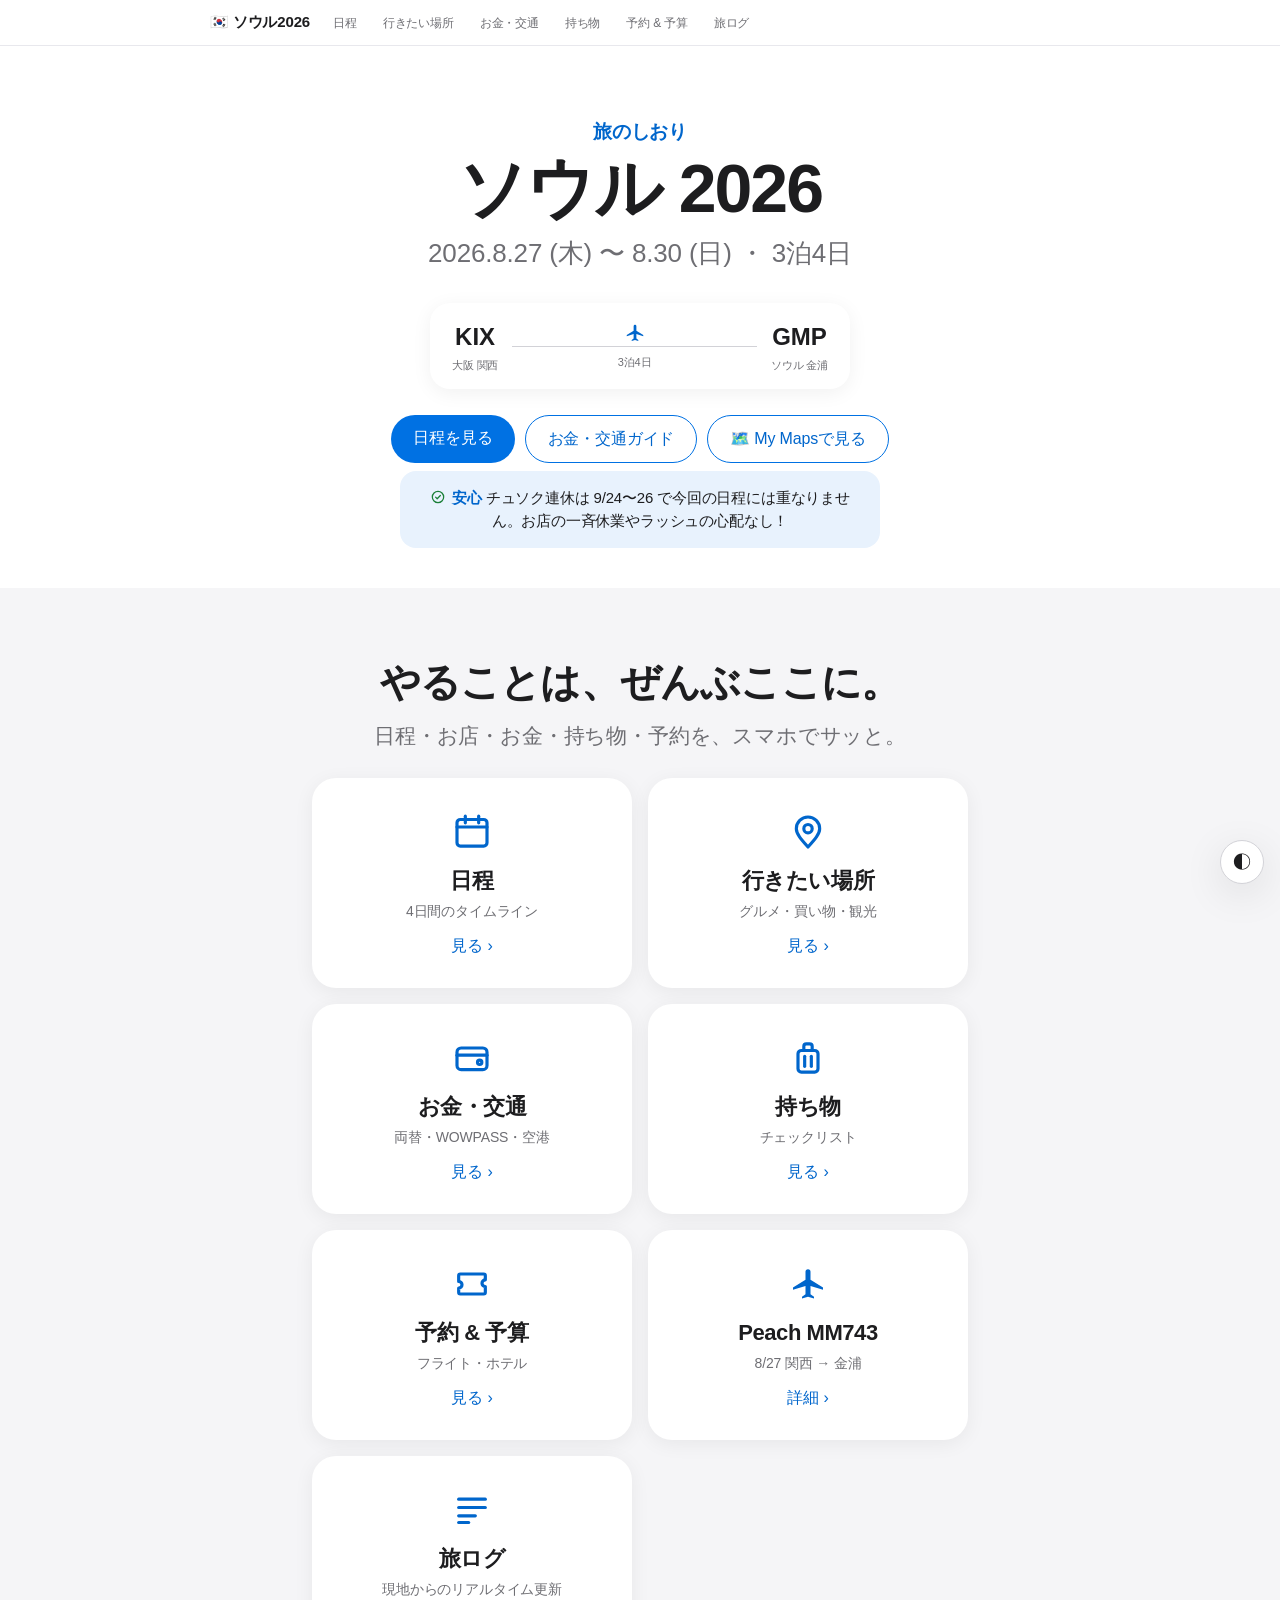
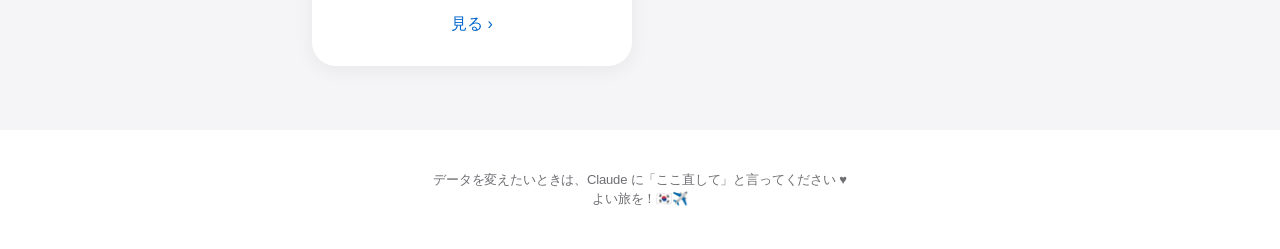
<file: index.html>
<!DOCTYPE html>
<html lang="ja">
<head>
<meta charset="UTF-8" />
<meta name="viewport" content="width=device-width, initial-scale=1" />
<title>ソウル旅のしおり 2026</title>
<link rel="stylesheet" href="css/style.css?v=13" />
<link rel="icon" href="data:image/svg+xml,<svg xmlns='http://www.w3.org/2000/svg' viewBox='0 0 100 100'><text y='.9em' font-size='90'>🧳</text></svg>" />
</head>
<body data-page="index">
<nav class="nav"><div class="nav-inner">
  <a class="home" href="index.html">🇰🇷 ソウル2026</a>
  <a class="item" href="schedule.html">日程</a>
  <a class="item" href="places.html">行きたい場所</a>
  <a class="item" href="guide.html">お金・交通</a>
  <a class="item" href="packing.html">持ち物</a>
  <a class="item" href="booking.html">予約 &amp; 予算</a>
  <a class="item" href="log.html">旅ログ</a>
</div></nav>

<header class="hero wrap">
  <p class="eyebrow">旅のしおり</p>
  <h1 class="big">ソウル 2026</h1>
  <p class="subhead" id="hero-dates"></p>
  <div class="route" aria-label="フライト区間">
    <div class="port"><div class="code">KIX</div><div class="city">大阪 関西</div></div>
    <div class="mid"><div class="ln"></div><span class="pl" data-icon="flight"></span><div class="nights">3泊4日</div></div>
    <div class="port"><div class="code">GMP</div><div class="city">ソウル 金浦</div></div>
  </div>
  <div class="cta-row">
    <a class="btn" href="schedule.html">日程を見る</a>
    <a class="btn ghost" href="guide.html">お金・交通ガイド</a>
    <a class="btn ghost" href="https://www.google.com/maps/d/viewer?mid=12uMAsiohCHTfbqAK3I8pVmQ7qAwvk7g&ll=37.53083521055298%2C126.99211750979475&z=12" target="_blank" rel="noopener">🗺️ My Mapsで見る</a>
  </div>
  <p class="callout" id="hero-note"></p>
</header>

<section class="band alt">
  <div class="wrap center" style="margin-bottom:26px">
    <h2 class="sec-title">やることは、ぜんぶここに。</h2>
    <p class="sec-sub">日程・お店・お金・持ち物・予約を、スマホでサッと。</p>
  </div>
  <div class="wrap">
    <div class="tiles">
      <a class="tile" href="schedule.html"><span class="ic" data-icon="calendar"></span><h3>日程</h3><p>4日間のタイムライン</p><span class="more">見る</span></a>
      <a class="tile" href="places.html"><span class="ic" data-icon="place"></span><h3>行きたい場所</h3><p>グルメ・買い物・観光</p><span class="more">見る</span></a>
      <a class="tile" href="guide.html"><span class="ic" data-icon="payments"></span><h3>お金・交通</h3><p>両替・WOWPASS・空港</p><span class="more">見る</span></a>
      <a class="tile" href="packing.html"><span class="ic" data-icon="luggage"></span><h3>持ち物</h3><p>チェックリスト</p><span class="more">見る</span></a>
      <a class="tile" href="booking.html"><span class="ic" data-icon="ticket"></span><h3>予約 &amp; 予算</h3><p>フライト・ホテル</p><span class="more">見る</span></a>
      <a class="tile" href="booking.html"><span class="ic" data-icon="flight"></span><h3>Peach MM743</h3><p>8/27 関西 → 金浦</p><span class="more">詳細</span></a>
      <a class="tile" href="log.html"><span class="ic" data-icon="log"></span><h3>旅ログ</h3><p>現地からのリアルタイム更新</p><span class="more">見る</span></a>
    </div>
  </div>
</section>

<footer class="foot">データを変えたいときは、Claude に「ここ直して」と言ってください ♥<br>よい旅を！🇰🇷✈️</footer>
<button class="themebtn" id="themebtn" aria-label="ライト/ダーク切り替え" title="テーマ切り替え">◐</button>
<script src="js/data.js?v=13"></script>
<script src="js/icons.js?v=13"></script>
<script src="js/app.js?v=13"></script>
</body>
</html>
</file>
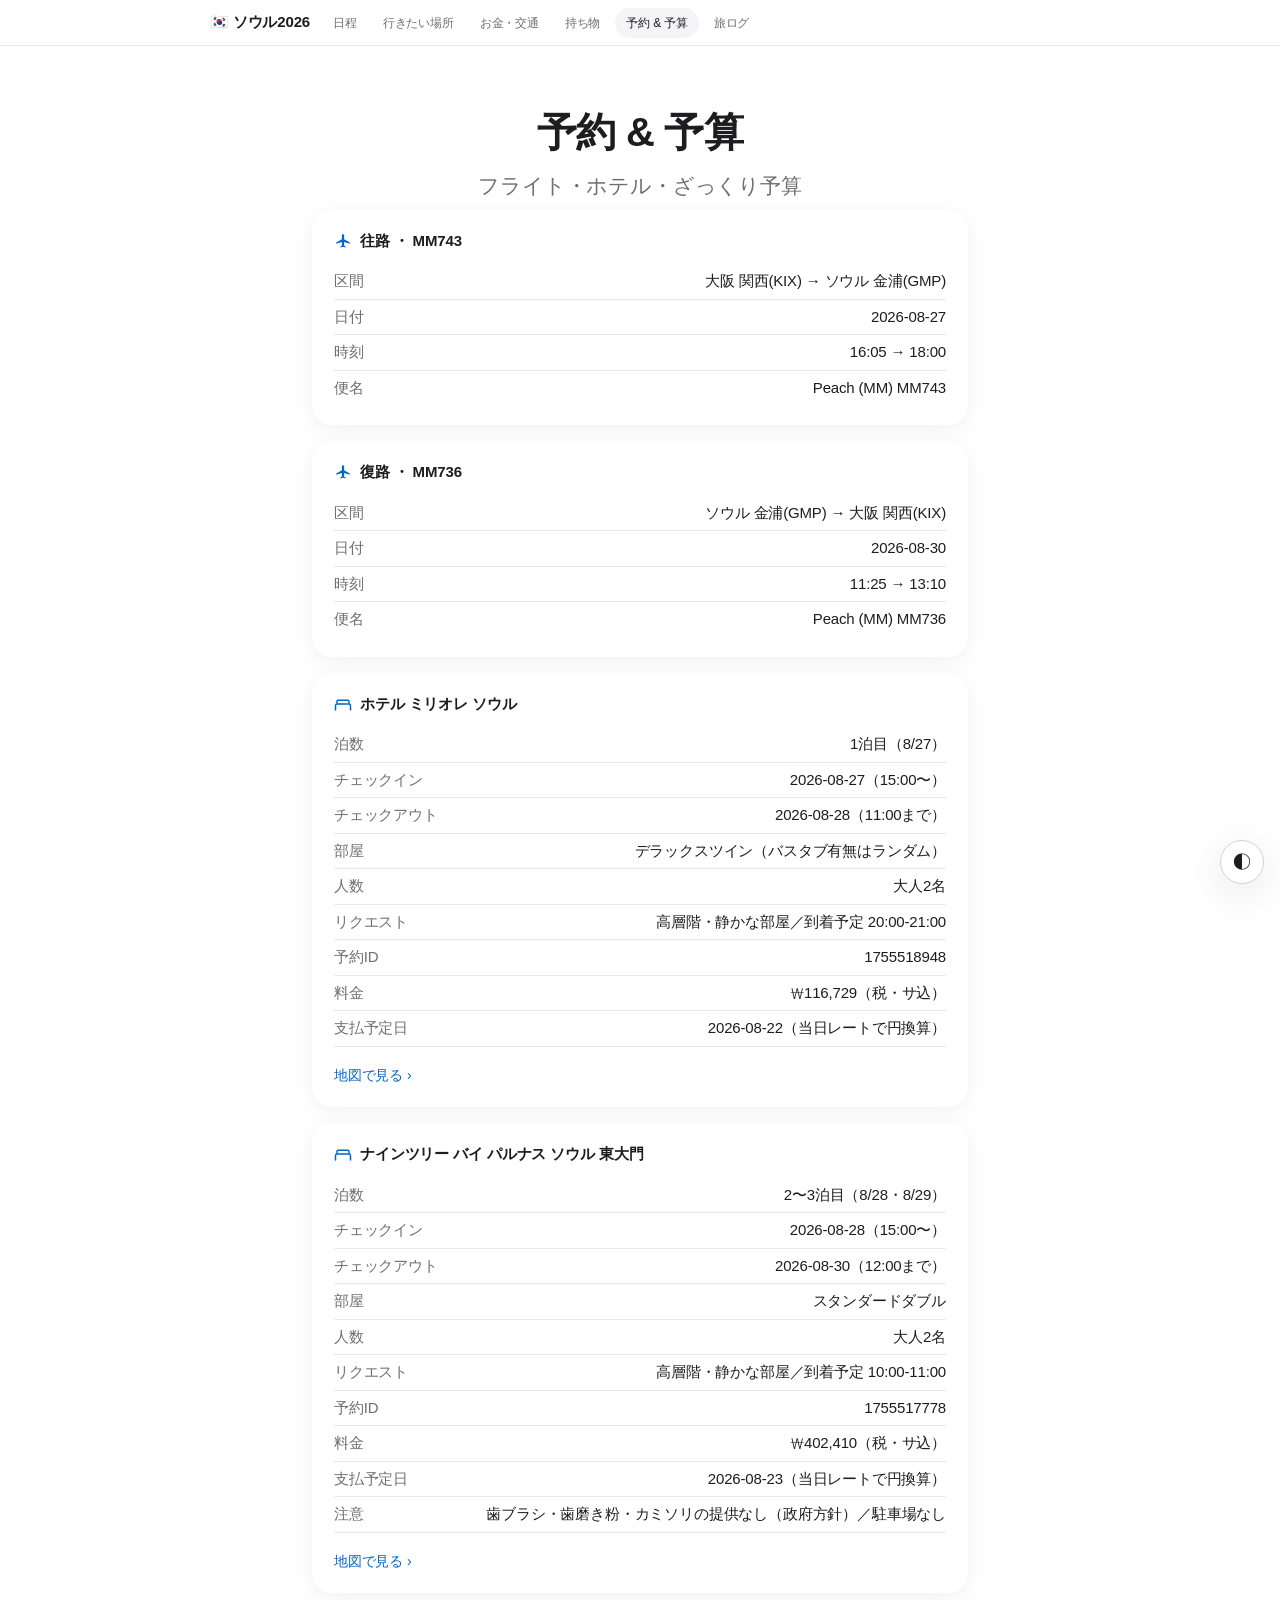
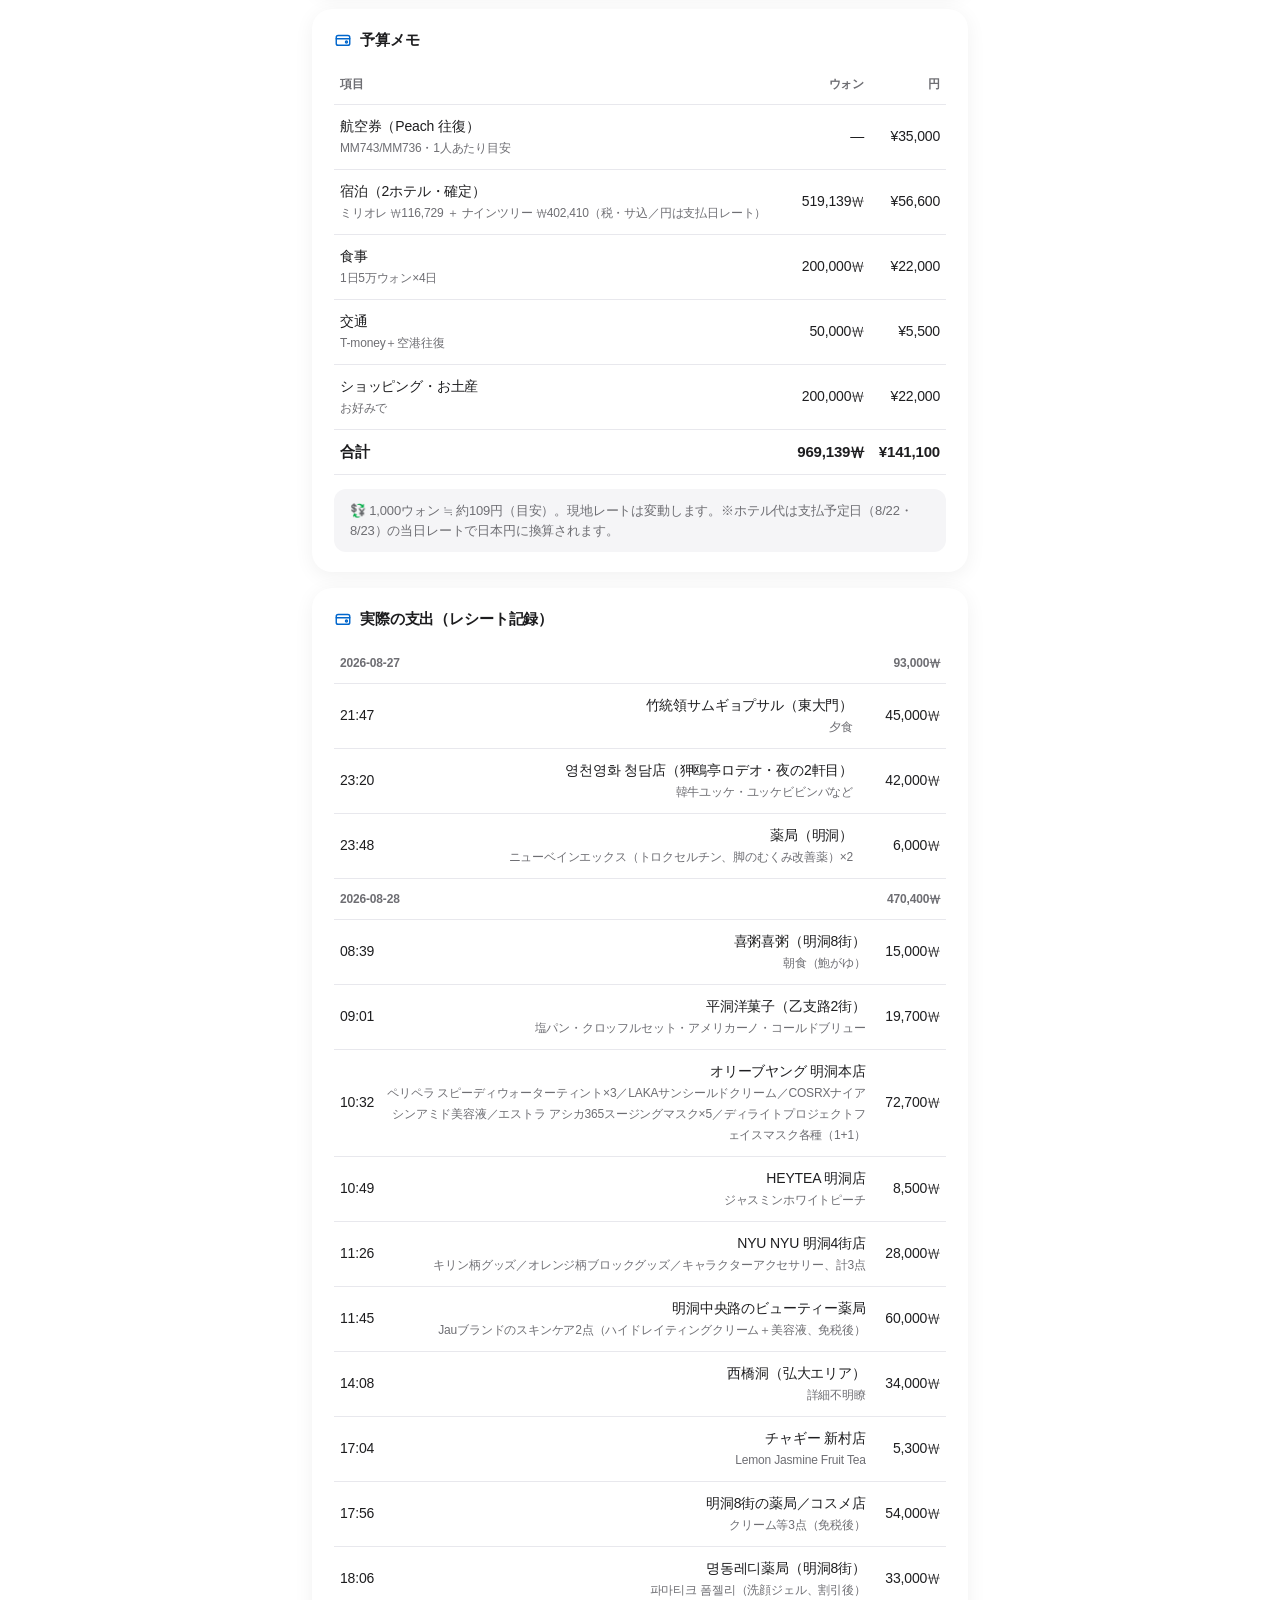
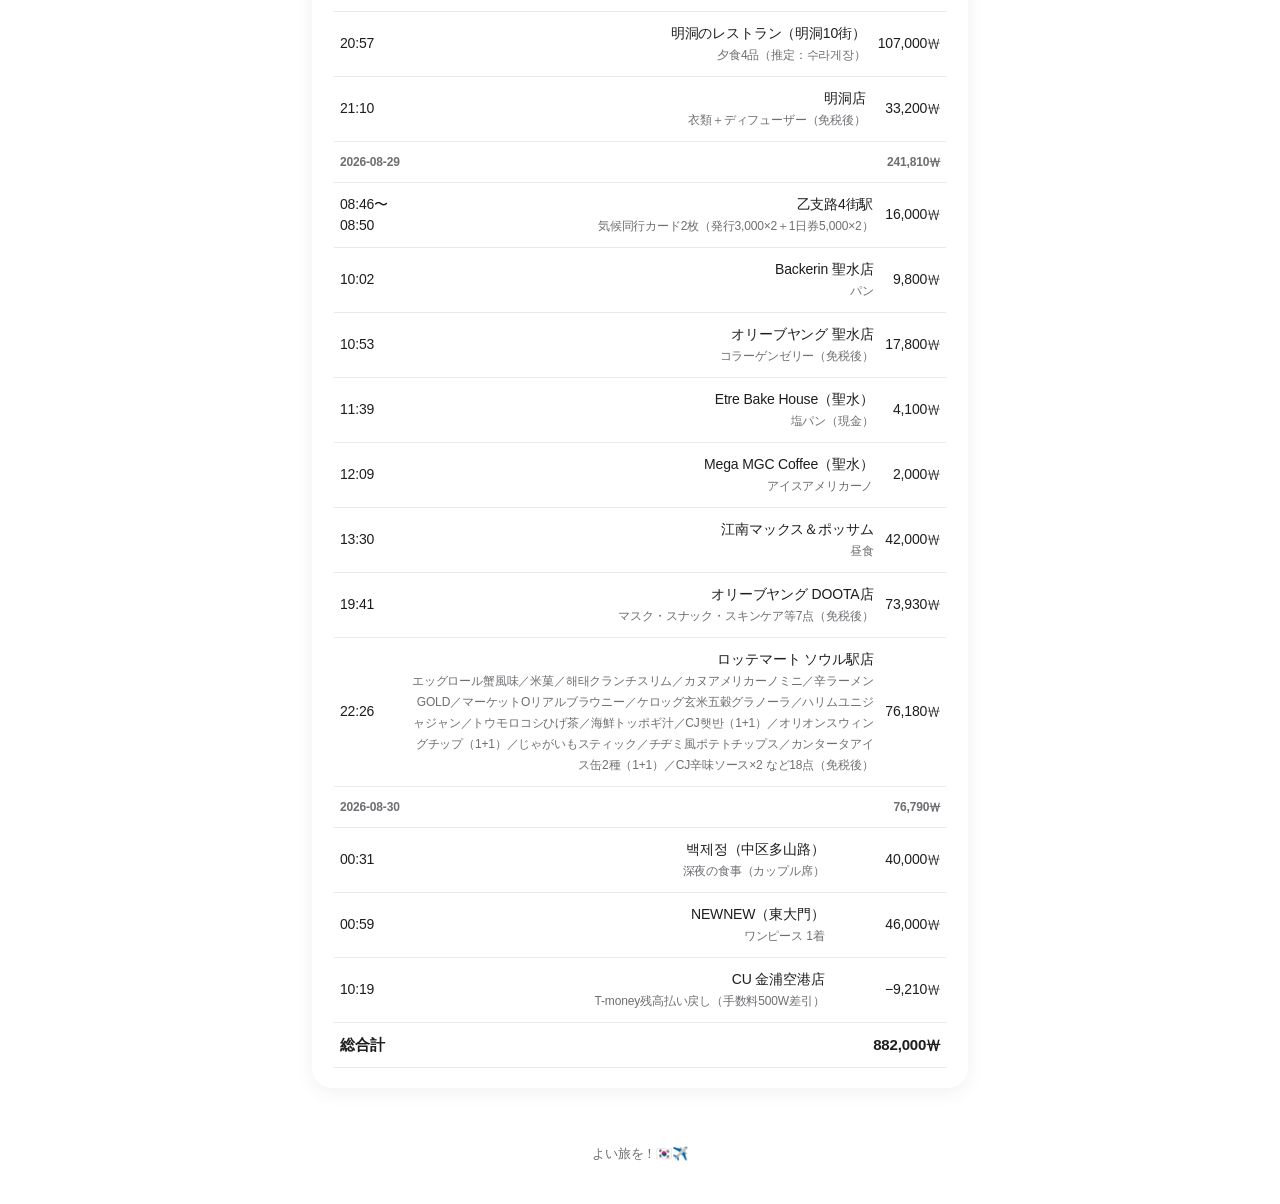
<file: booking.html>
<!DOCTYPE html>
<html lang="ja">
<head>
<meta charset="UTF-8" />
<meta name="viewport" content="width=device-width, initial-scale=1" />
<title>予約 &amp; 予算 ・ ソウル旅のしおり 2026</title>
<link rel="stylesheet" href="css/style.css?v=13" />
<link rel="icon" href="data:image/svg+xml,<svg xmlns='http://www.w3.org/2000/svg' viewBox='0 0 100 100'><text y='.9em' font-size='90'>🎫</text></svg>" />
</head>
<body data-page="booking">
<nav class="nav"><div class="nav-inner">
  <a class="home" href="index.html">🇰🇷 ソウル2026</a>
  <a class="item" href="schedule.html">日程</a>
  <a class="item" href="places.html">行きたい場所</a>
  <a class="item" href="guide.html">お金・交通</a>
  <a class="item" href="packing.html">持ち物</a>
  <a class="item" href="booking.html" aria-current="page">予約 &amp; 予算</a>
  <a class="item" href="log.html">旅ログ</a>
</div></nav>
<header class="page-head wrap">
  <h1 class="sec-title">予約 &amp; 予算</h1>
  <p class="sec-sub">フライト・ホテル・ざっくり予算</p>
</header>
<main class="wrap"><div id="booking"></div></main>
<footer class="foot">よい旅を！🇰🇷✈️</footer>
<button class="themebtn" id="themebtn" aria-label="ライト/ダーク切り替え" title="テーマ切り替え">◐</button>
<script src="js/data.js?v=13"></script>
<script src="js/icons.js?v=13"></script>
<script src="js/app.js?v=13"></script>
</body>
</html>
</file>
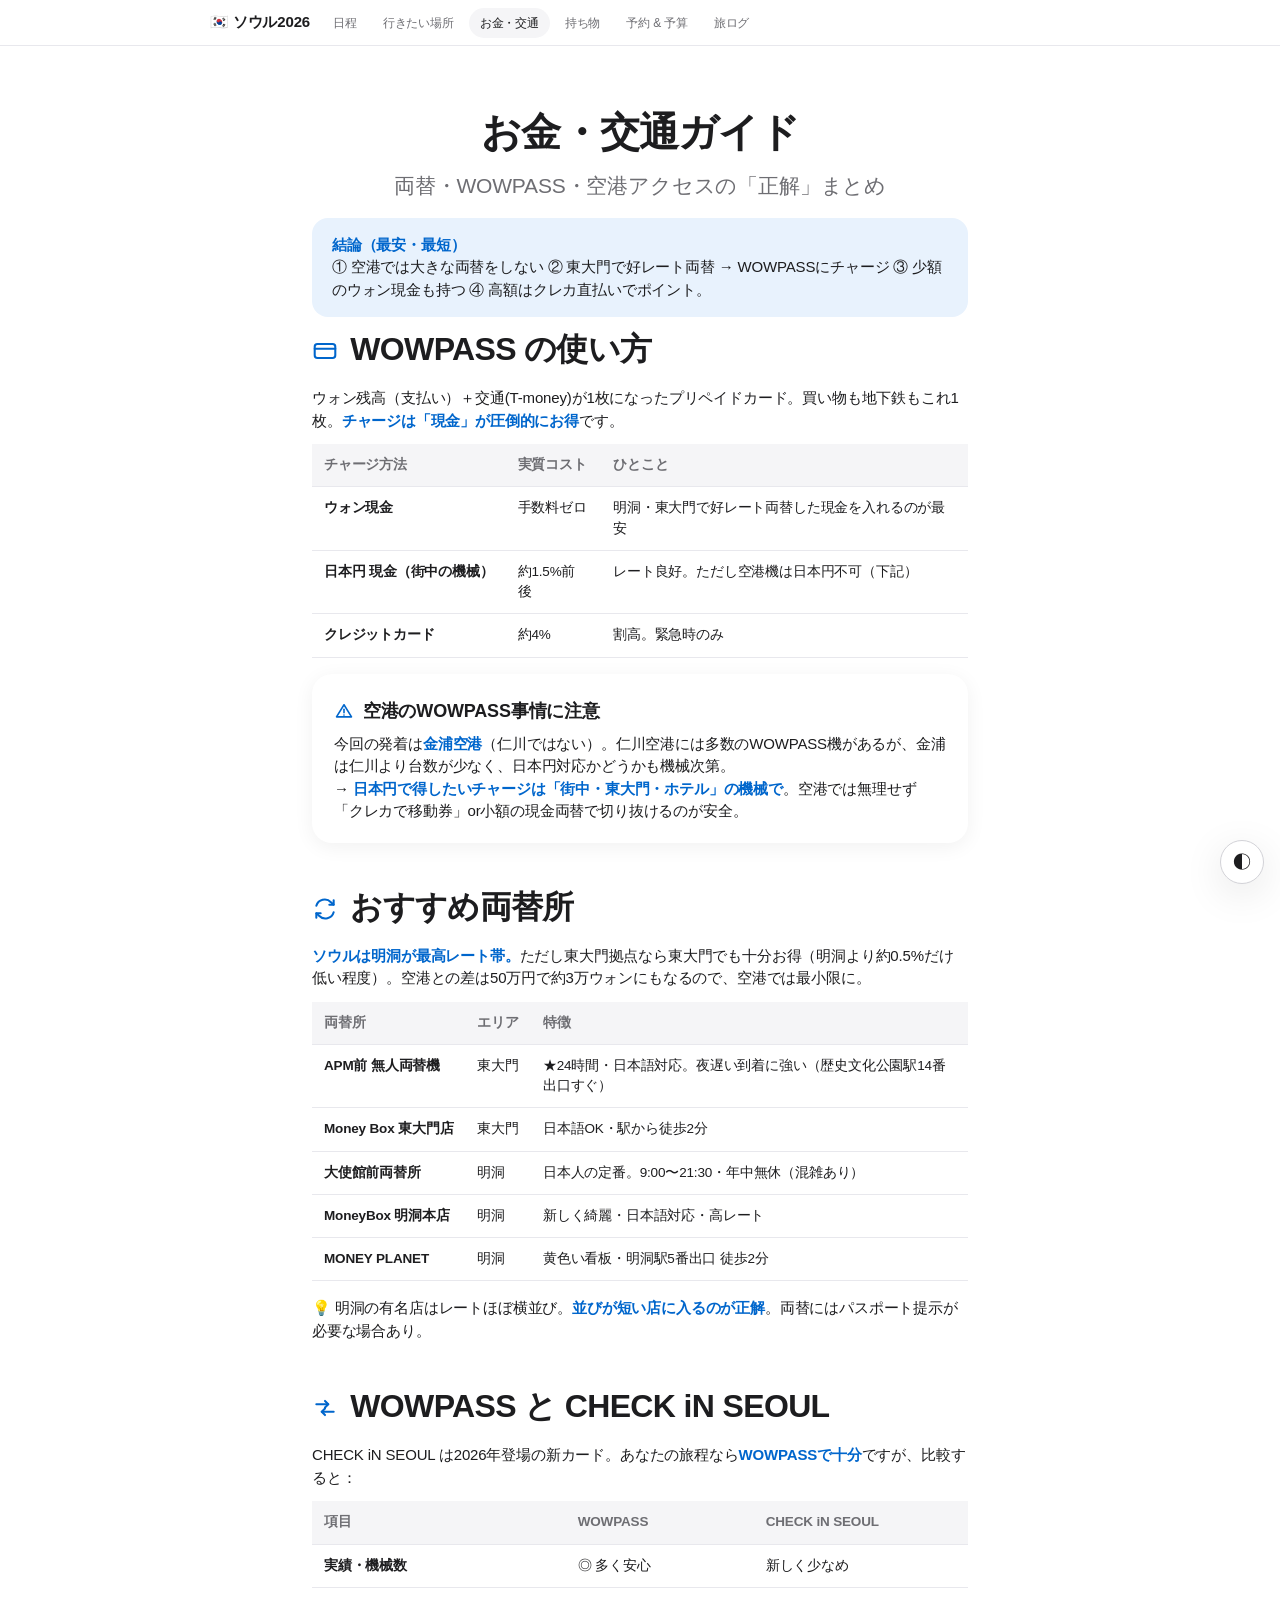
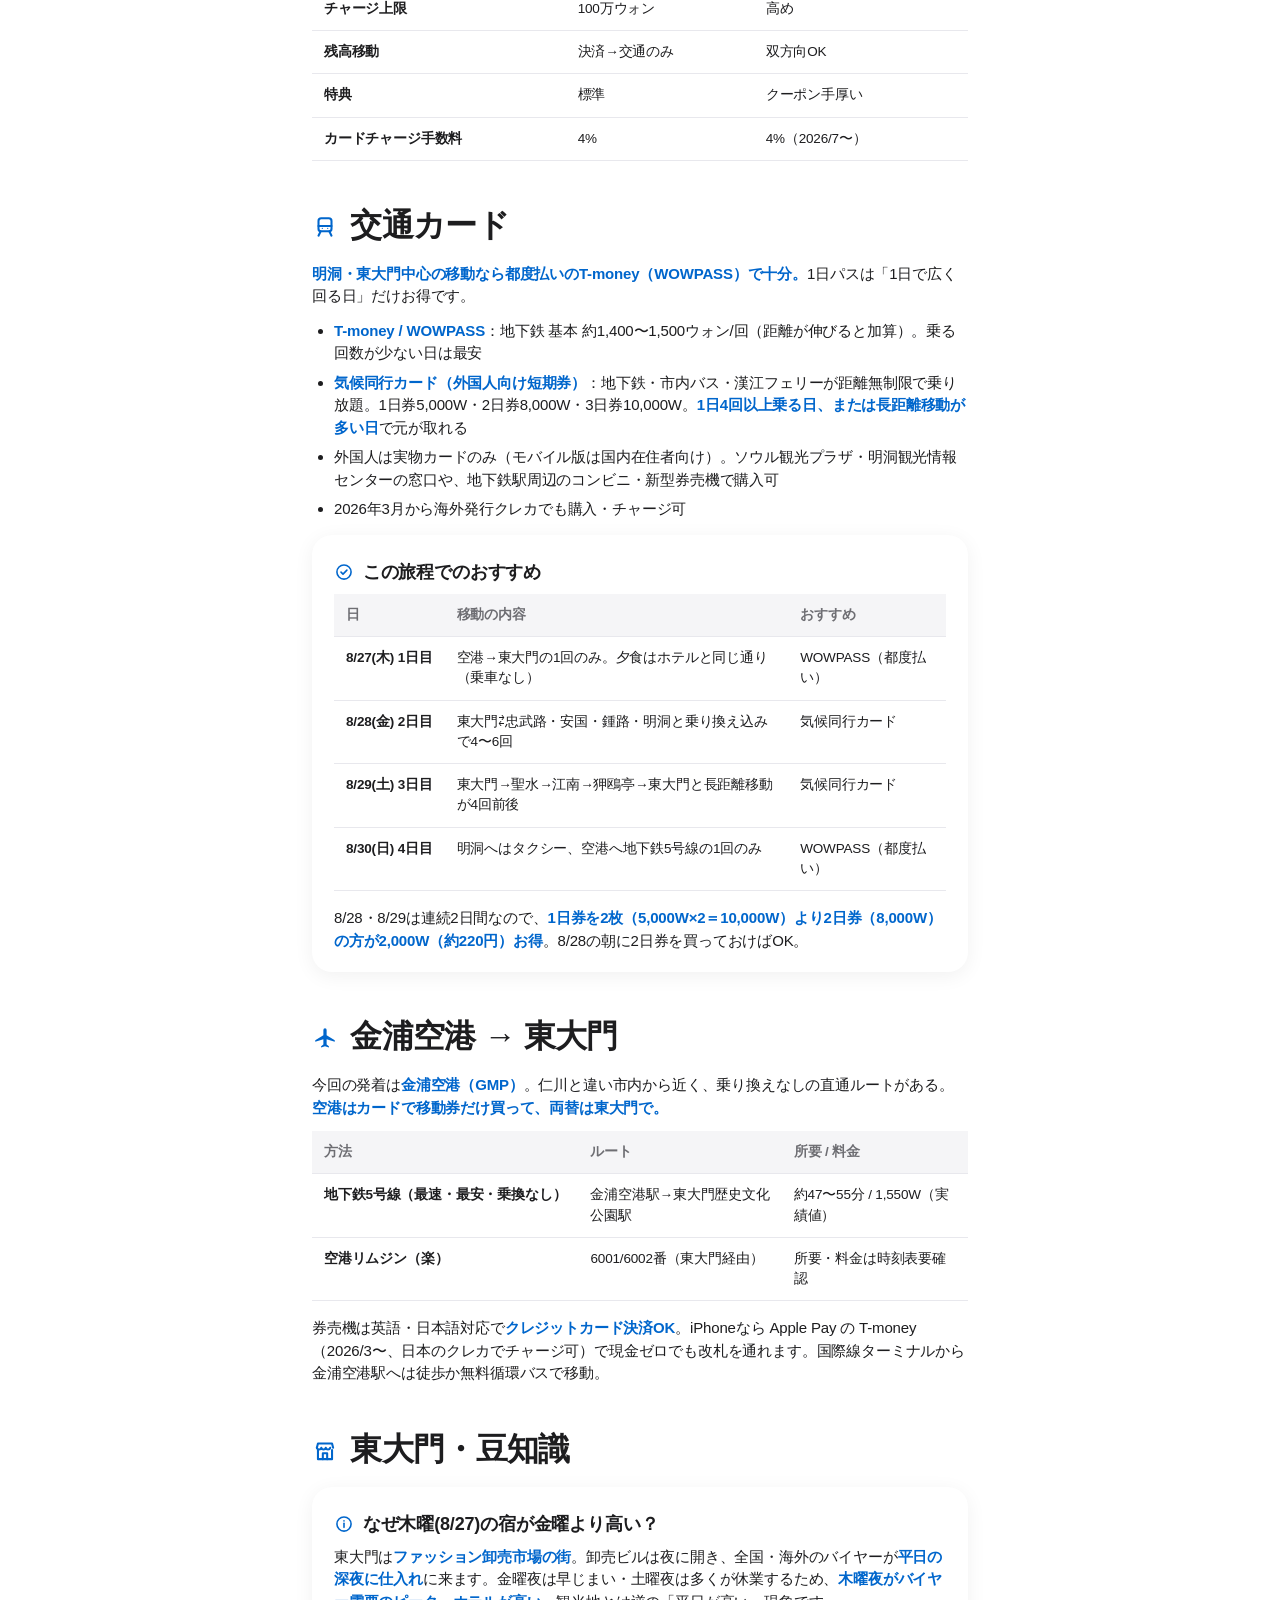
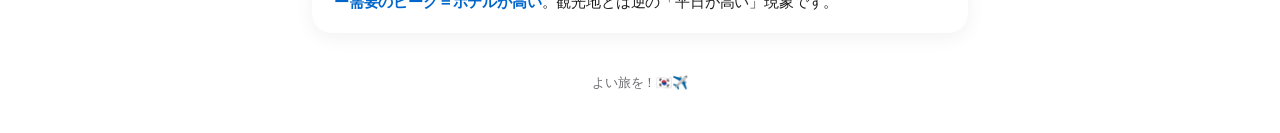
<file: guide.html>
<!DOCTYPE html>
<html lang="ja">
<head>
<meta charset="UTF-8" />
<meta name="viewport" content="width=device-width, initial-scale=1" />
<title>お金・交通ガイド ・ ソウル旅のしおり 2026</title>
<link rel="stylesheet" href="css/style.css?v=13" />
<link rel="icon" href="data:image/svg+xml,<svg xmlns='http://www.w3.org/2000/svg' viewBox='0 0 100 100'><text y='.9em' font-size='90'>💰</text></svg>" />
</head>
<body data-page="guide">
<nav class="nav"><div class="nav-inner">
  <a class="home" href="index.html">🇰🇷 ソウル2026</a>
  <a class="item" href="schedule.html">日程</a>
  <a class="item" href="places.html">行きたい場所</a>
  <a class="item" href="guide.html" aria-current="page">お金・交通</a>
  <a class="item" href="packing.html">持ち物</a>
  <a class="item" href="booking.html">予約 &amp; 予算</a>
  <a class="item" href="log.html">旅ログ</a>
</div></nav>

<header class="page-head wrap">
  <h1 class="sec-title">お金・交通ガイド</h1>
  <p class="sec-sub">両替・WOWPASS・空港アクセスの「正解」まとめ</p>
</header>

<main class="wrap guide">

  <div class="callout" style="max-width:none">
    <b>結論（最安・最短）</b><br>
    ① 空港では大きな両替をしない ② 東大門で好レート両替 → WOWPASSにチャージ ③ 少額のウォン現金も持つ ④ 高額はクレカ直払いでポイント。
  </div>

  <h2><span class="ic" data-icon="credit_card"></span> WOWPASS の使い方</h2>
  <p>ウォン残高（支払い）＋交通(T-money)が1枚になったプリペイドカード。買い物も地下鉄もこれ1枚。<strong>チャージは「現金」が圧倒的にお得</strong>です。</p>
  <div class="g-scroll">
    <table class="g-table">
      <thead><tr><th>チャージ方法</th><th>実質コスト</th><th>ひとこと</th></tr></thead>
      <tbody>
        <tr><td>ウォン現金</td><td>手数料ゼロ</td><td>明洞・東大門で好レート両替した現金を入れるのが最安</td></tr>
        <tr><td>日本円 現金（街中の機械）</td><td>約1.5%前後</td><td>レート良好。ただし空港機は日本円不可（下記）</td></tr>
        <tr><td>クレジットカード</td><td>約4%</td><td>割高。緊急時のみ</td></tr>
      </tbody>
    </table>
  </div>
  <div class="card">
    <h3><span class="ic" data-icon="warning"></span> 空港のWOWPASS事情に注意</h3>
    <p style="margin-bottom:0">今回の発着は<strong>金浦空港</strong>（仁川ではない）。仁川空港には多数のWOWPASS機があるが、金浦は仁川より台数が少なく、日本円対応かどうかも機械次第。<br>→ <strong>日本円で得したいチャージは「街中・東大門・ホテル」の機械で</strong>。空港では無理せず「クレカで移動券」or小額の現金両替で切り抜けるのが安全。</p>
  </div>

  <h2><span class="ic" data-icon="exchange"></span> おすすめ両替所</h2>
  <p><strong>ソウルは明洞が最高レート帯。</strong>ただし東大門拠点なら東大門でも十分お得（明洞より約0.5%だけ低い程度）。空港との差は50万円で約3万ウォンにもなるので、空港では最小限に。</p>
  <div class="g-scroll">
    <table class="g-table">
      <thead><tr><th>両替所</th><th>エリア</th><th>特徴</th></tr></thead>
      <tbody>
        <tr><td>APM前 無人両替機</td><td>東大門</td><td>★24時間・日本語対応。夜遅い到着に強い（歴史文化公園駅14番出口すぐ）</td></tr>
        <tr><td>Money Box 東大門店</td><td>東大門</td><td>日本語OK・駅から徒歩2分</td></tr>
        <tr><td>大使館前両替所</td><td>明洞</td><td>日本人の定番。9:00〜21:30・年中無休（混雑あり）</td></tr>
        <tr><td>MoneyBox 明洞本店</td><td>明洞</td><td>新しく綺麗・日本語対応・高レート</td></tr>
        <tr><td>MONEY PLANET</td><td>明洞</td><td>黄色い看板・明洞駅5番出口 徒歩2分</td></tr>
      </tbody>
    </table>
  </div>
  <p>💡 明洞の有名店はレートほぼ横並び。<strong>並びが短い店に入るのが正解</strong>。両替にはパスポート提示が必要な場合あり。</p>

  <h2><span class="ic" data-icon="compare"></span> WOWPASS と CHECK iN SEOUL</h2>
  <p>CHECK iN SEOUL は2026年登場の新カード。あなたの旅程なら<strong>WOWPASSで十分</strong>ですが、比較すると：</p>
  <div class="g-scroll">
    <table class="g-table">
      <thead><tr><th>項目</th><th>WOWPASS</th><th>CHECK iN SEOUL</th></tr></thead>
      <tbody>
        <tr><td>実績・機械数</td><td>◎ 多く安心</td><td>新しく少なめ</td></tr>
        <tr><td>チャージ上限</td><td>100万ウォン</td><td>高め</td></tr>
        <tr><td>残高移動</td><td>決済→交通のみ</td><td>双方向OK</td></tr>
        <tr><td>特典</td><td>標準</td><td>クーポン手厚い</td></tr>
        <tr><td>カードチャージ手数料</td><td>4%</td><td>4%（2026/7〜）</td></tr>
      </tbody>
    </table>
  </div>

  <h2><span class="ic" data-icon="train"></span> 交通カード</h2>
  <p><strong>明洞・東大門中心の移動なら都度払いのT-money（WOWPASS）で十分。</strong>1日パスは「1日で広く回る日」だけお得です。</p>
  <ul>
    <li><strong>T-money / WOWPASS</strong>：地下鉄 基本 約1,400〜1,500ウォン/回（距離が伸びると加算）。乗る回数が少ない日は最安</li>
    <li><strong>気候同行カード（外国人向け短期券）</strong>：地下鉄・市内バス・漢江フェリーが距離無制限で乗り放題。1日券5,000W・2日券8,000W・3日券10,000W。<strong>1日4回以上乗る日、または長距離移動が多い日</strong>で元が取れる</li>
    <li>外国人は実物カードのみ（モバイル版は国内在住者向け）。ソウル観光プラザ・明洞観光情報センターの窓口や、地下鉄駅周辺のコンビニ・新型券売機で購入可</li>
    <li>2026年3月から海外発行クレカでも購入・チャージ可</li>
  </ul>
  <div class="card">
    <h3><span class="ic" data-icon="check"></span> この旅程でのおすすめ</h3>
    <div class="g-scroll">
      <table class="g-table">
        <thead><tr><th>日</th><th>移動の内容</th><th>おすすめ</th></tr></thead>
        <tbody>
          <tr><td>8/27(木) 1日目</td><td>空港→東大門の1回のみ。夕食はホテルと同じ通り（乗車なし）</td><td>WOWPASS（都度払い）</td></tr>
          <tr><td>8/28(金) 2日目</td><td>東大門⇄忠武路・安国・鍾路・明洞と乗り換え込みで4〜6回</td><td>気候同行カード</td></tr>
          <tr><td>8/29(土) 3日目</td><td>東大門→聖水→江南→狎鴎亭→東大門と長距離移動が4回前後</td><td>気候同行カード</td></tr>
          <tr><td>8/30(日) 4日目</td><td>明洞へはタクシー、空港へ地下鉄5号線の1回のみ</td><td>WOWPASS（都度払い）</td></tr>
        </tbody>
      </table>
    </div>
    <p style="margin-bottom:0">8/28・8/29は連続2日間なので、<strong>1日券を2枚（5,000W×2＝10,000W）より2日券（8,000W）の方が2,000W（約220円）お得</strong>。8/28の朝に2日券を買っておけばOK。</p>
  </div>

  <h2><span class="ic" data-icon="flight"></span> 金浦空港 → 東大門</h2>
  <p>今回の発着は<strong>金浦空港（GMP）</strong>。仁川と違い市内から近く、乗り換えなしの直通ルートがある。<strong>空港はカードで移動券だけ買って、両替は東大門で。</strong></p>
  <div class="g-scroll">
    <table class="g-table">
      <thead><tr><th>方法</th><th>ルート</th><th>所要 / 料金</th></tr></thead>
      <tbody>
        <tr><td>地下鉄5号線（最速・最安・乗換なし）</td><td>金浦空港駅→東大門歴史文化公園駅</td><td>約47〜55分 / 1,550W（実績値）</td></tr>
        <tr><td>空港リムジン（楽）</td><td>6001/6002番（東大門経由）</td><td>所要・料金は時刻表要確認</td></tr>
      </tbody>
    </table>
  </div>
  <p>券売機は英語・日本語対応で<strong>クレジットカード決済OK</strong>。iPhoneなら Apple Pay の T-money（2026/3〜、日本のクレカでチャージ可）で現金ゼロでも改札を通れます。国際線ターミナルから金浦空港駅へは徒歩か無料循環バスで移動。</p>

  <h2><span class="ic" data-icon="storefront"></span> 東大門・豆知識</h2>
  <div class="card">
    <h3><span class="ic" data-icon="info"></span> なぜ木曜(8/27)の宿が金曜より高い？</h3>
    <p style="margin-bottom:0">東大門は<strong>ファッション卸売市場の街</strong>。卸売ビルは夜に開き、全国・海外のバイヤーが<strong>平日の深夜に仕入れ</strong>に来ます。金曜夜は早じまい・土曜夜は多くが休業するため、<strong>木曜夜がバイヤー需要のピーク＝ホテルが高い</strong>。観光地とは逆の「平日が高い」現象です。</p>
  </div>

</main>

<footer class="foot">よい旅を！🇰🇷✈️</footer>
<button class="themebtn" id="themebtn" aria-label="ライト/ダーク切り替え" title="テーマ切り替え">◐</button>
<script src="js/data.js?v=13"></script>
<script src="js/icons.js?v=13"></script>
<script src="js/app.js?v=13"></script>
</body>
</html>
</file>
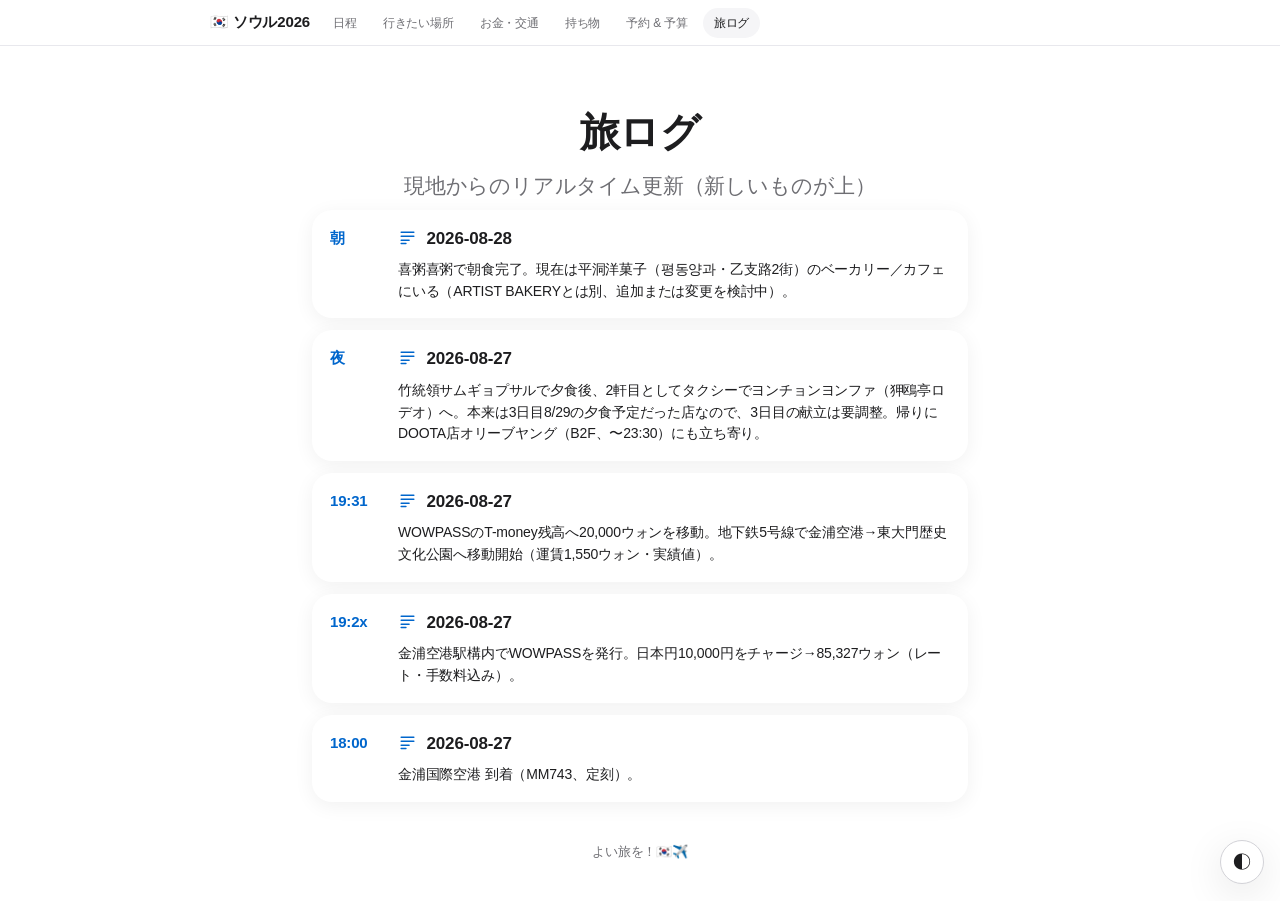
<file: log.html>
<!DOCTYPE html>
<html lang="ja">
<head>
<meta charset="UTF-8" />
<meta name="viewport" content="width=device-width, initial-scale=1" />
<title>旅ログ ・ ソウル旅のしおり 2026</title>
<link rel="stylesheet" href="css/style.css?v=13" />
<link rel="icon" href="data:image/svg+xml,<svg xmlns='http://www.w3.org/2000/svg' viewBox='0 0 100 100'><text y='.9em' font-size='90'>📝</text></svg>" />
</head>
<body data-page="log">
<nav class="nav"><div class="nav-inner">
  <a class="home" href="index.html">🇰🇷 ソウル2026</a>
  <a class="item" href="schedule.html">日程</a>
  <a class="item" href="places.html">行きたい場所</a>
  <a class="item" href="guide.html">お金・交通</a>
  <a class="item" href="packing.html">持ち物</a>
  <a class="item" href="booking.html">予約 &amp; 予算</a>
  <a class="item" href="log.html" aria-current="page">旅ログ</a>
</div></nav>
<header class="page-head wrap">
  <h1 class="sec-title">旅ログ</h1>
  <p class="sec-sub">現地からのリアルタイム更新（新しいものが上）</p>
</header>
<main class="wrap"><div id="log"></div></main>
<footer class="foot">よい旅を！🇰🇷✈️</footer>
<button class="themebtn" id="themebtn" aria-label="ライト/ダーク切り替え" title="テーマ切り替え">◐</button>
<script src="js/data.js?v=13"></script>
<script src="js/icons.js?v=13"></script>
<script src="js/app.js?v=13"></script>
</body>
</html>
</file>
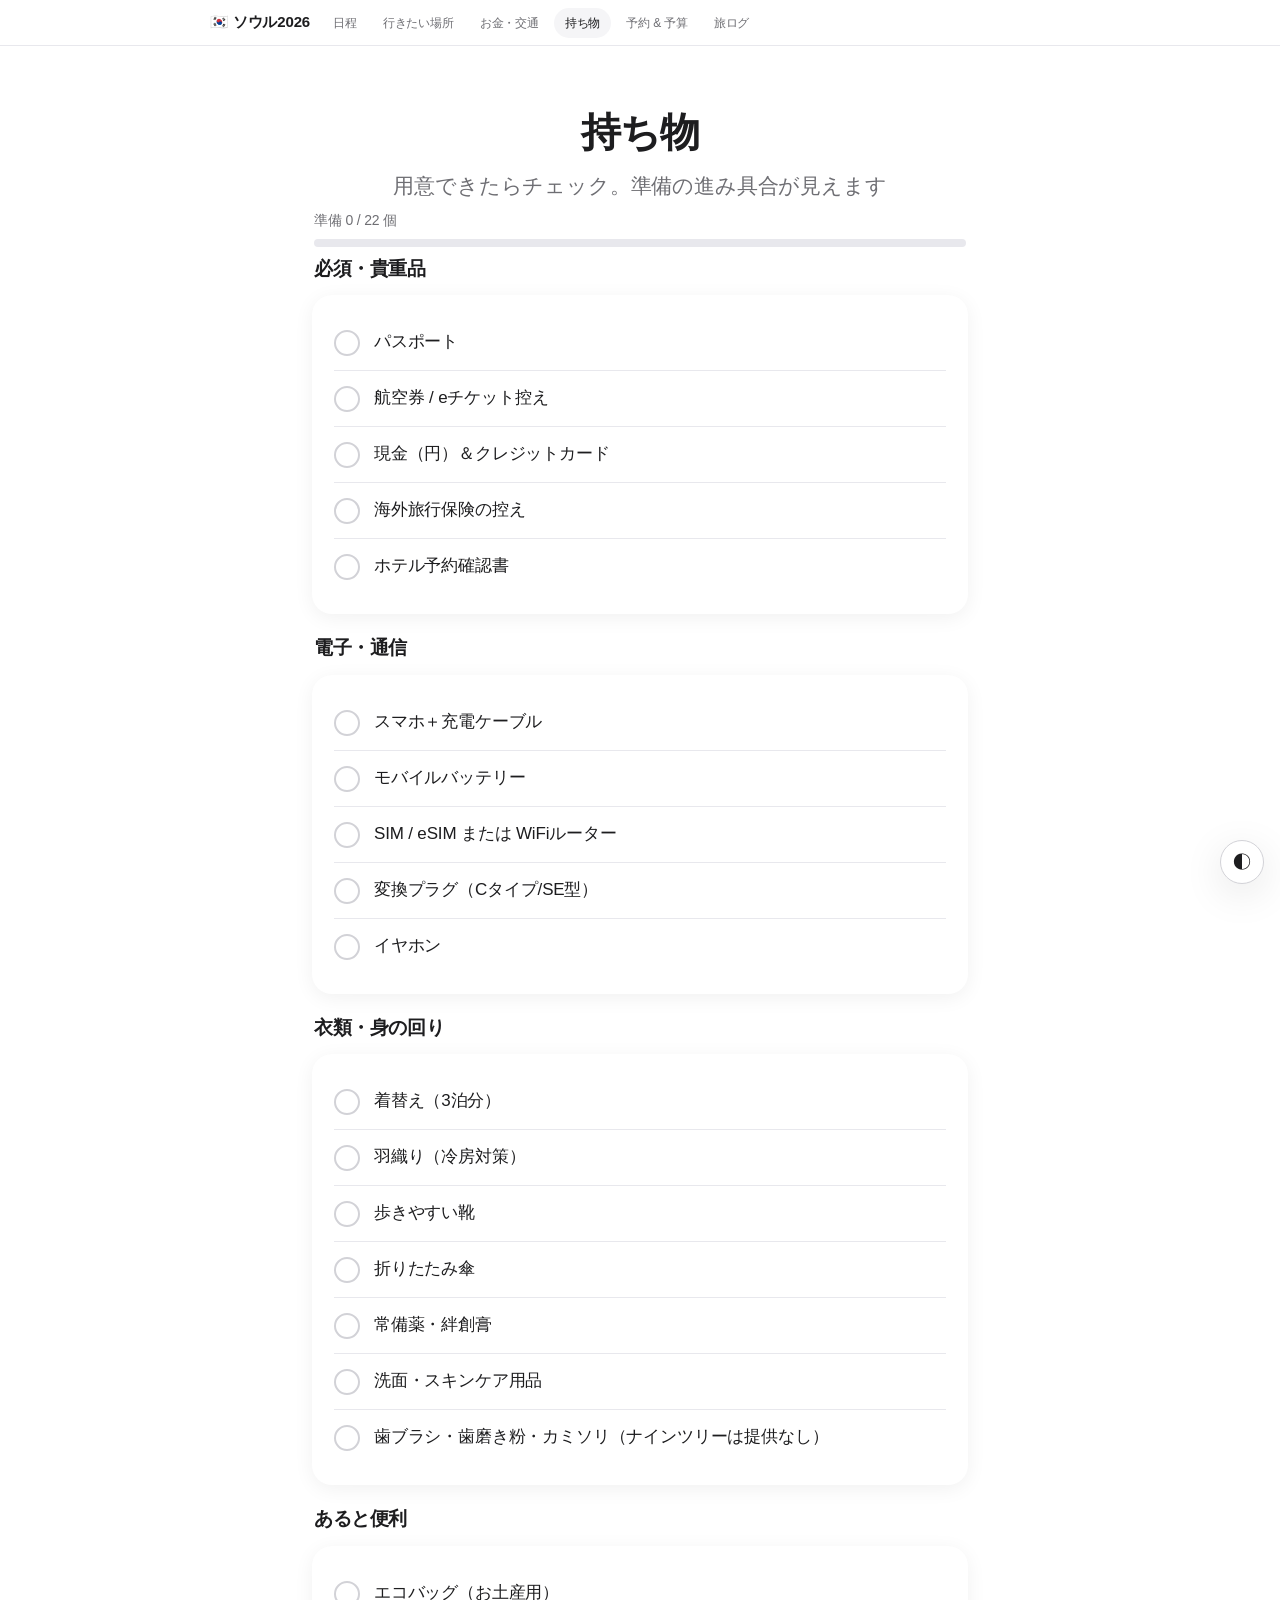
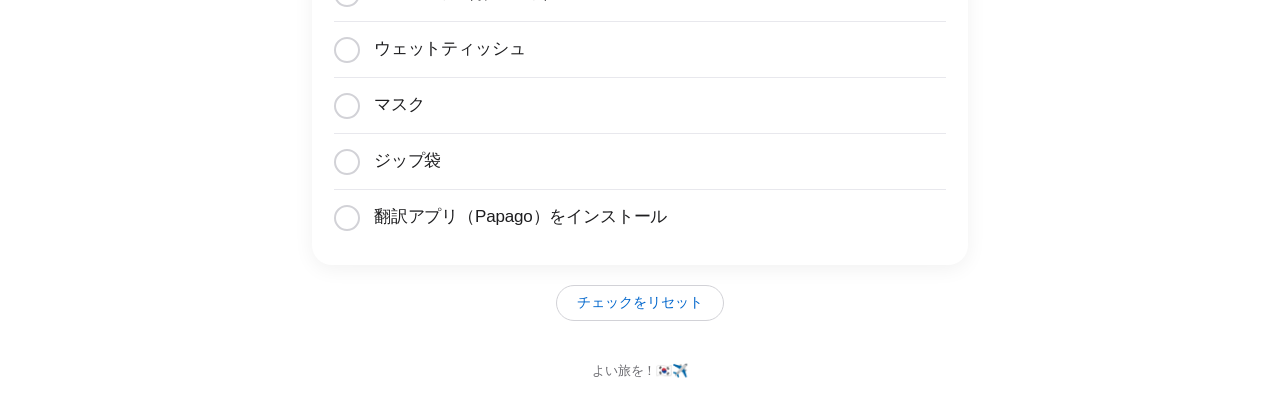
<file: packing.html>
<!DOCTYPE html>
<html lang="ja">
<head>
<meta charset="UTF-8" />
<meta name="viewport" content="width=device-width, initial-scale=1" />
<title>持ち物 ・ ソウル旅のしおり 2026</title>
<link rel="stylesheet" href="css/style.css?v=13" />
<link rel="icon" href="data:image/svg+xml,<svg xmlns='http://www.w3.org/2000/svg' viewBox='0 0 100 100'><text y='.9em' font-size='90'>🧳</text></svg>" />
</head>
<body data-page="packing">
<nav class="nav"><div class="nav-inner">
  <a class="home" href="index.html">🇰🇷 ソウル2026</a>
  <a class="item" href="schedule.html">日程</a>
  <a class="item" href="places.html">行きたい場所</a>
  <a class="item" href="guide.html">お金・交通</a>
  <a class="item" href="packing.html" aria-current="page">持ち物</a>
  <a class="item" href="booking.html">予約 &amp; 予算</a>
  <a class="item" href="log.html">旅ログ</a>
</div></nav>
<header class="page-head wrap">
  <h1 class="sec-title">持ち物</h1>
  <p class="sec-sub">用意できたらチェック。準備の進み具合が見えます</p>
</header>
<main class="wrap"><div id="packing"></div></main>
<footer class="foot">よい旅を！🇰🇷✈️</footer>
<button class="themebtn" id="themebtn" aria-label="ライト/ダーク切り替え" title="テーマ切り替え">◐</button>
<script src="js/data.js?v=13"></script>
<script src="js/icons.js?v=13"></script>
<script src="js/app.js?v=13"></script>
</body>
</html>
</file>
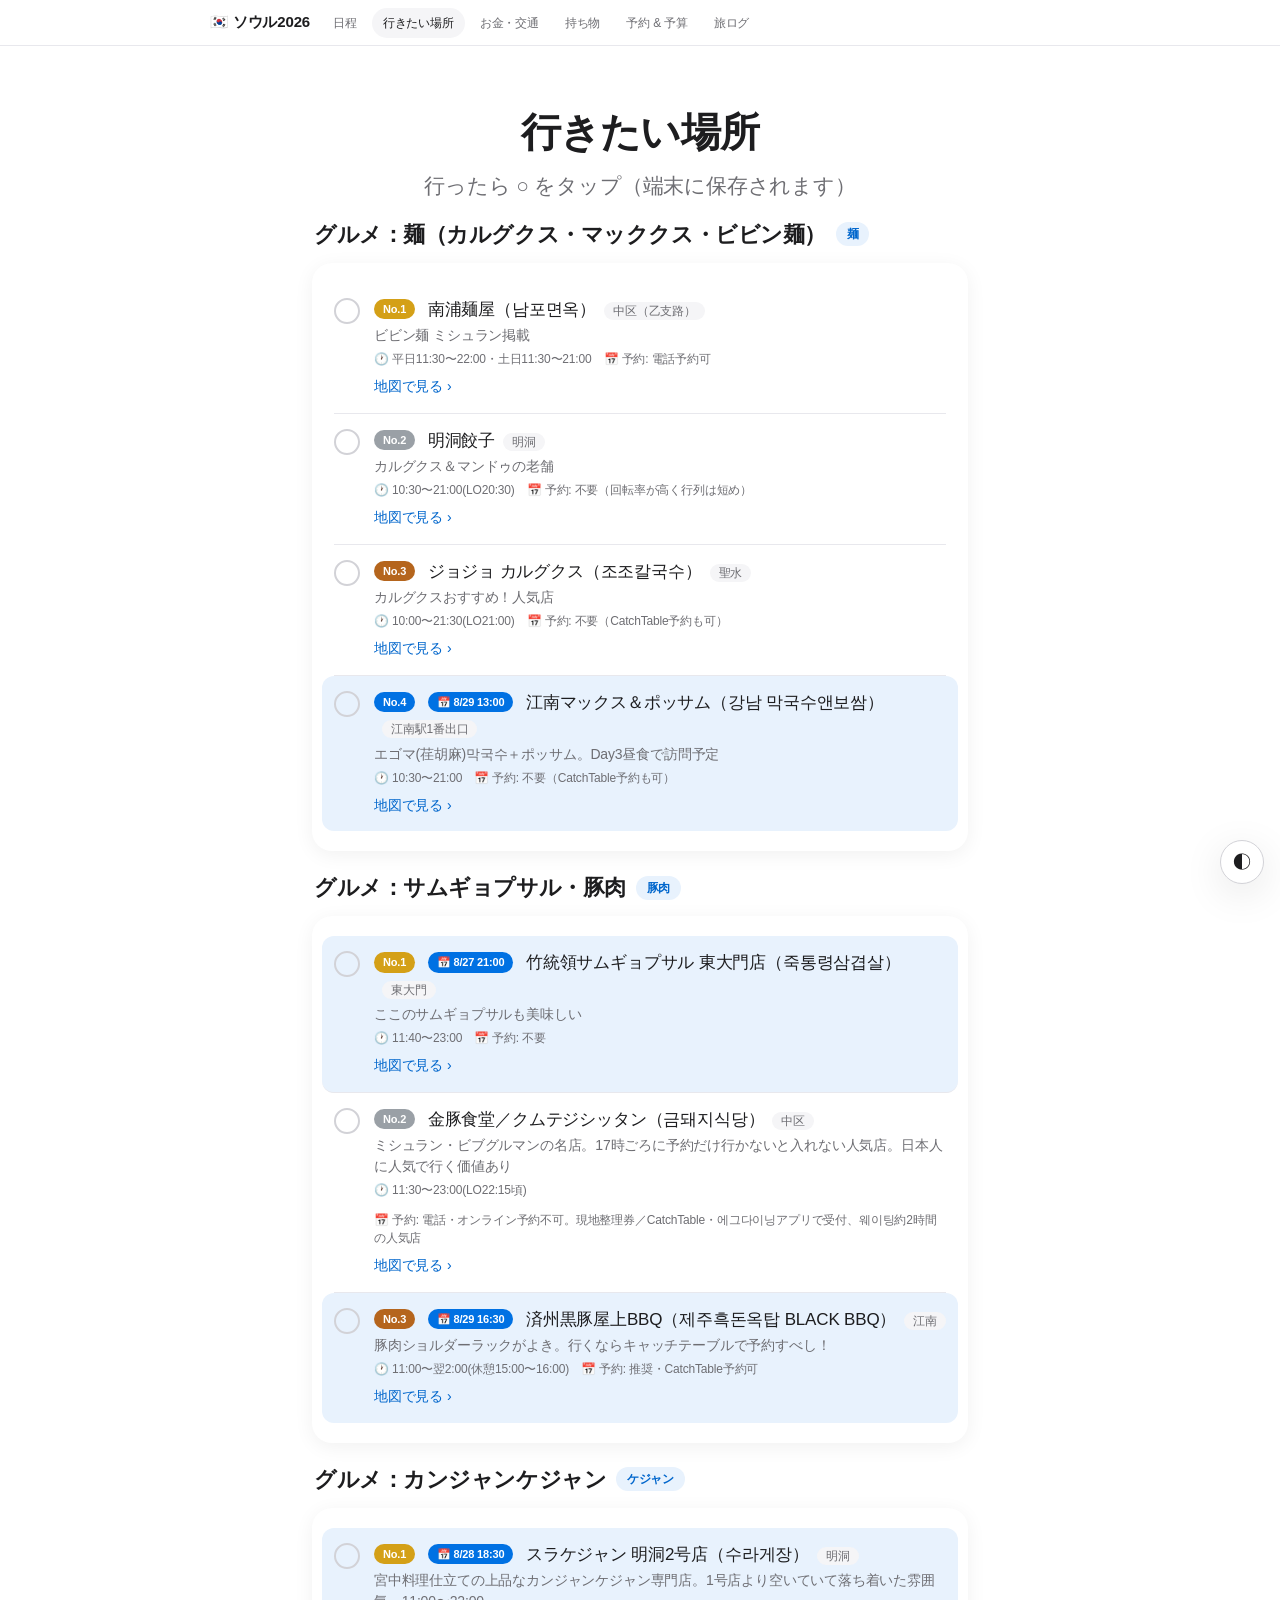
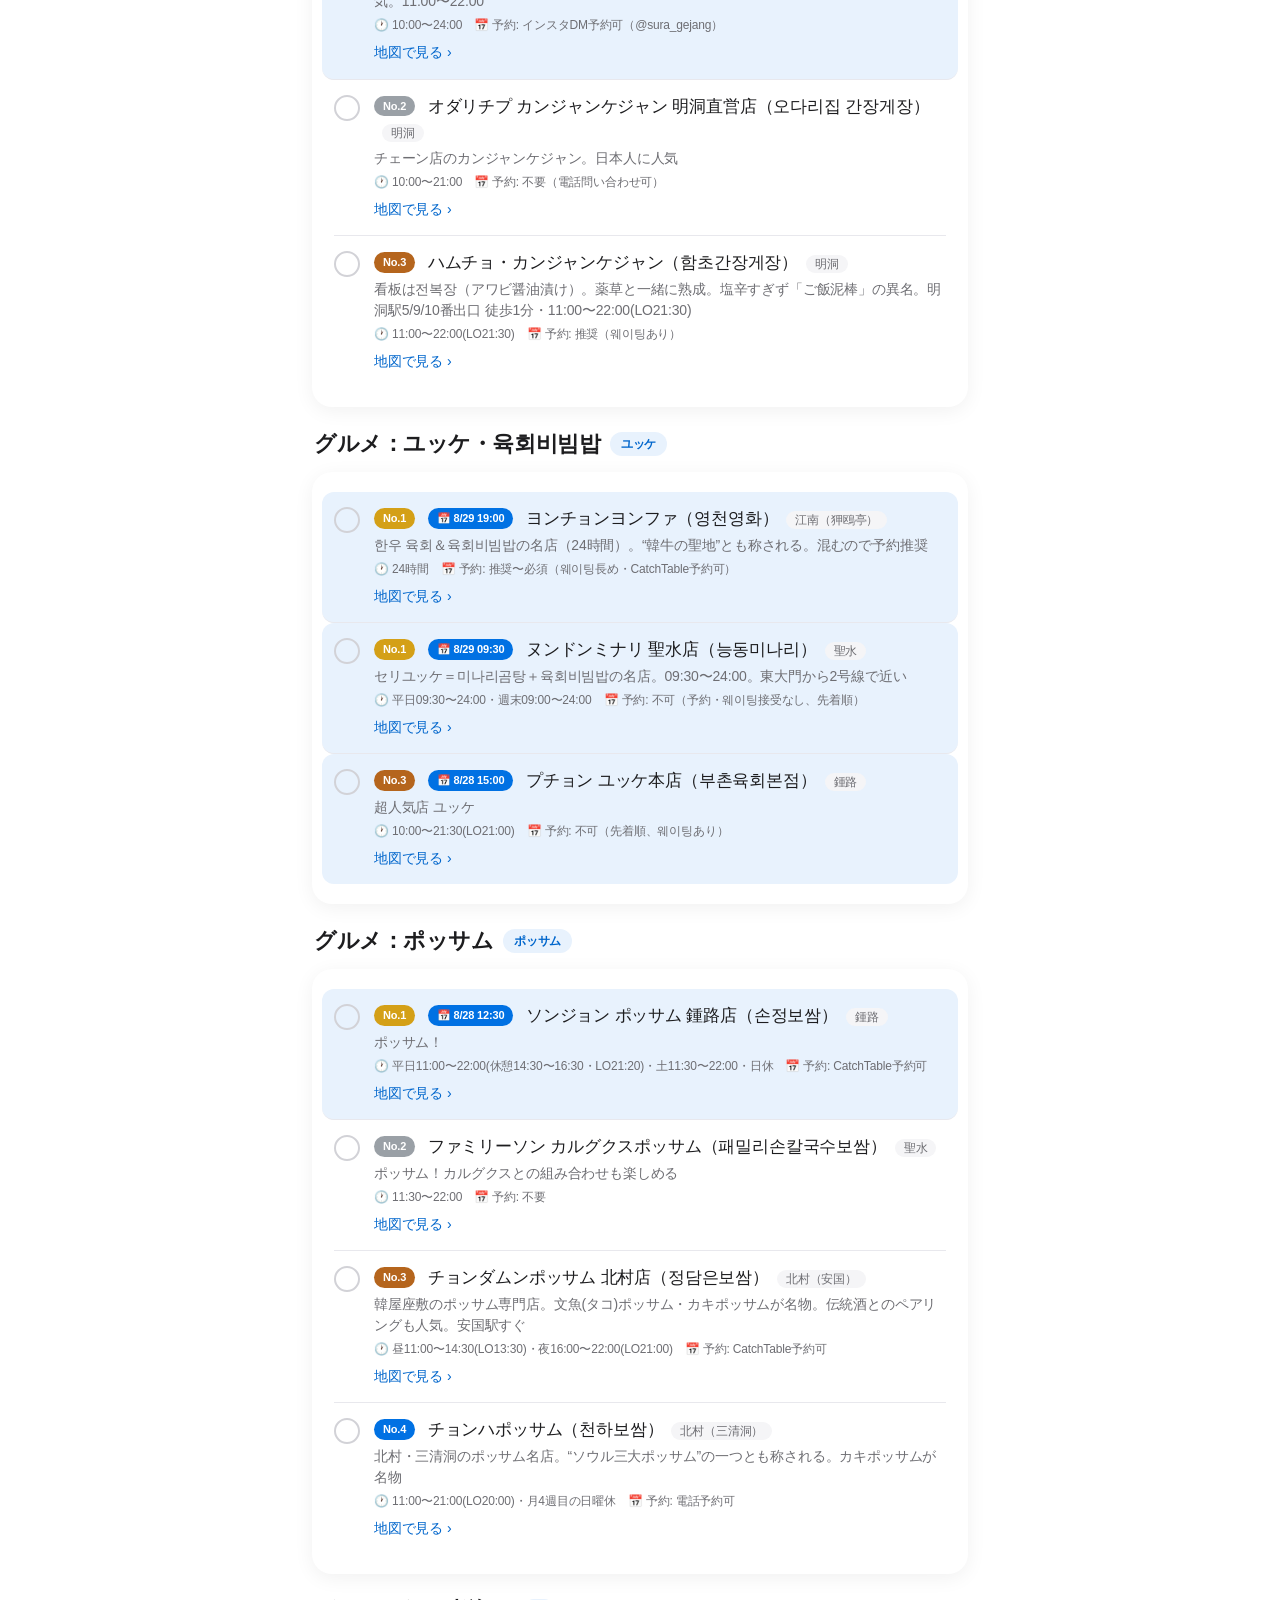
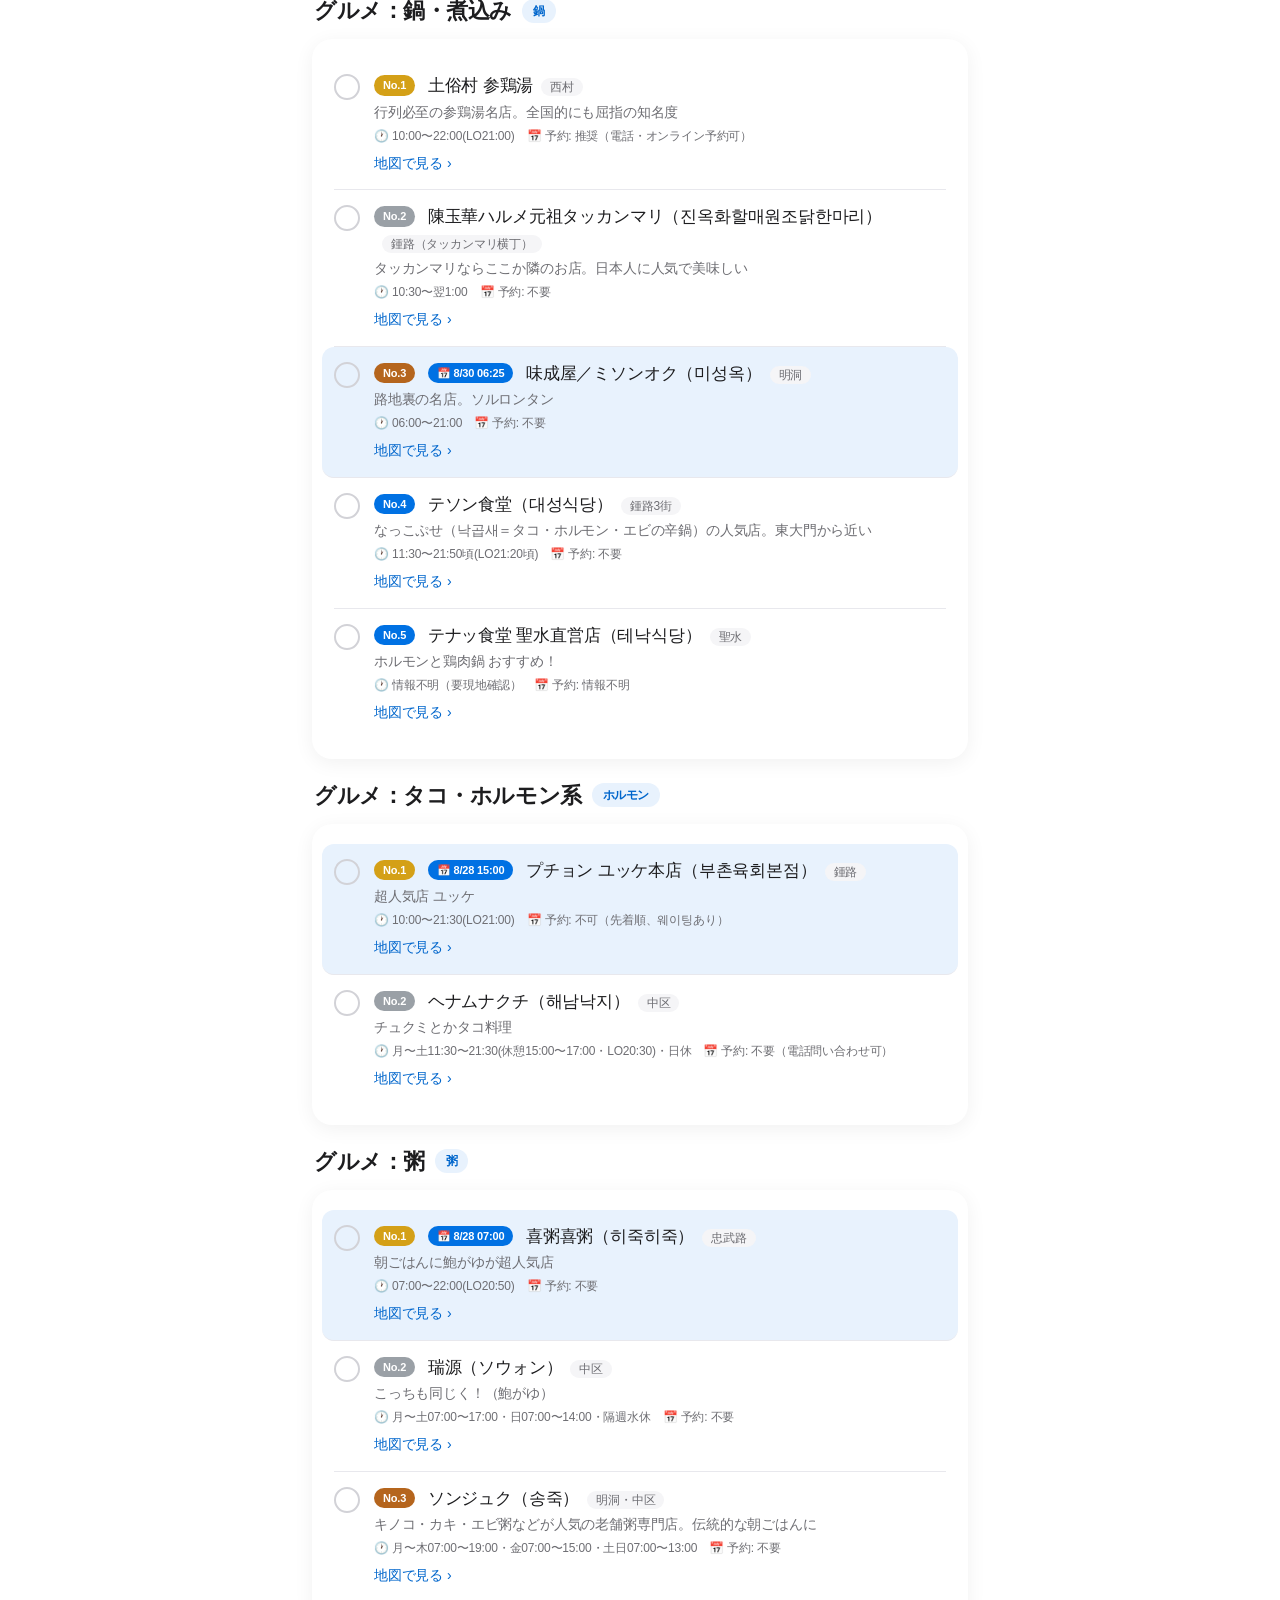
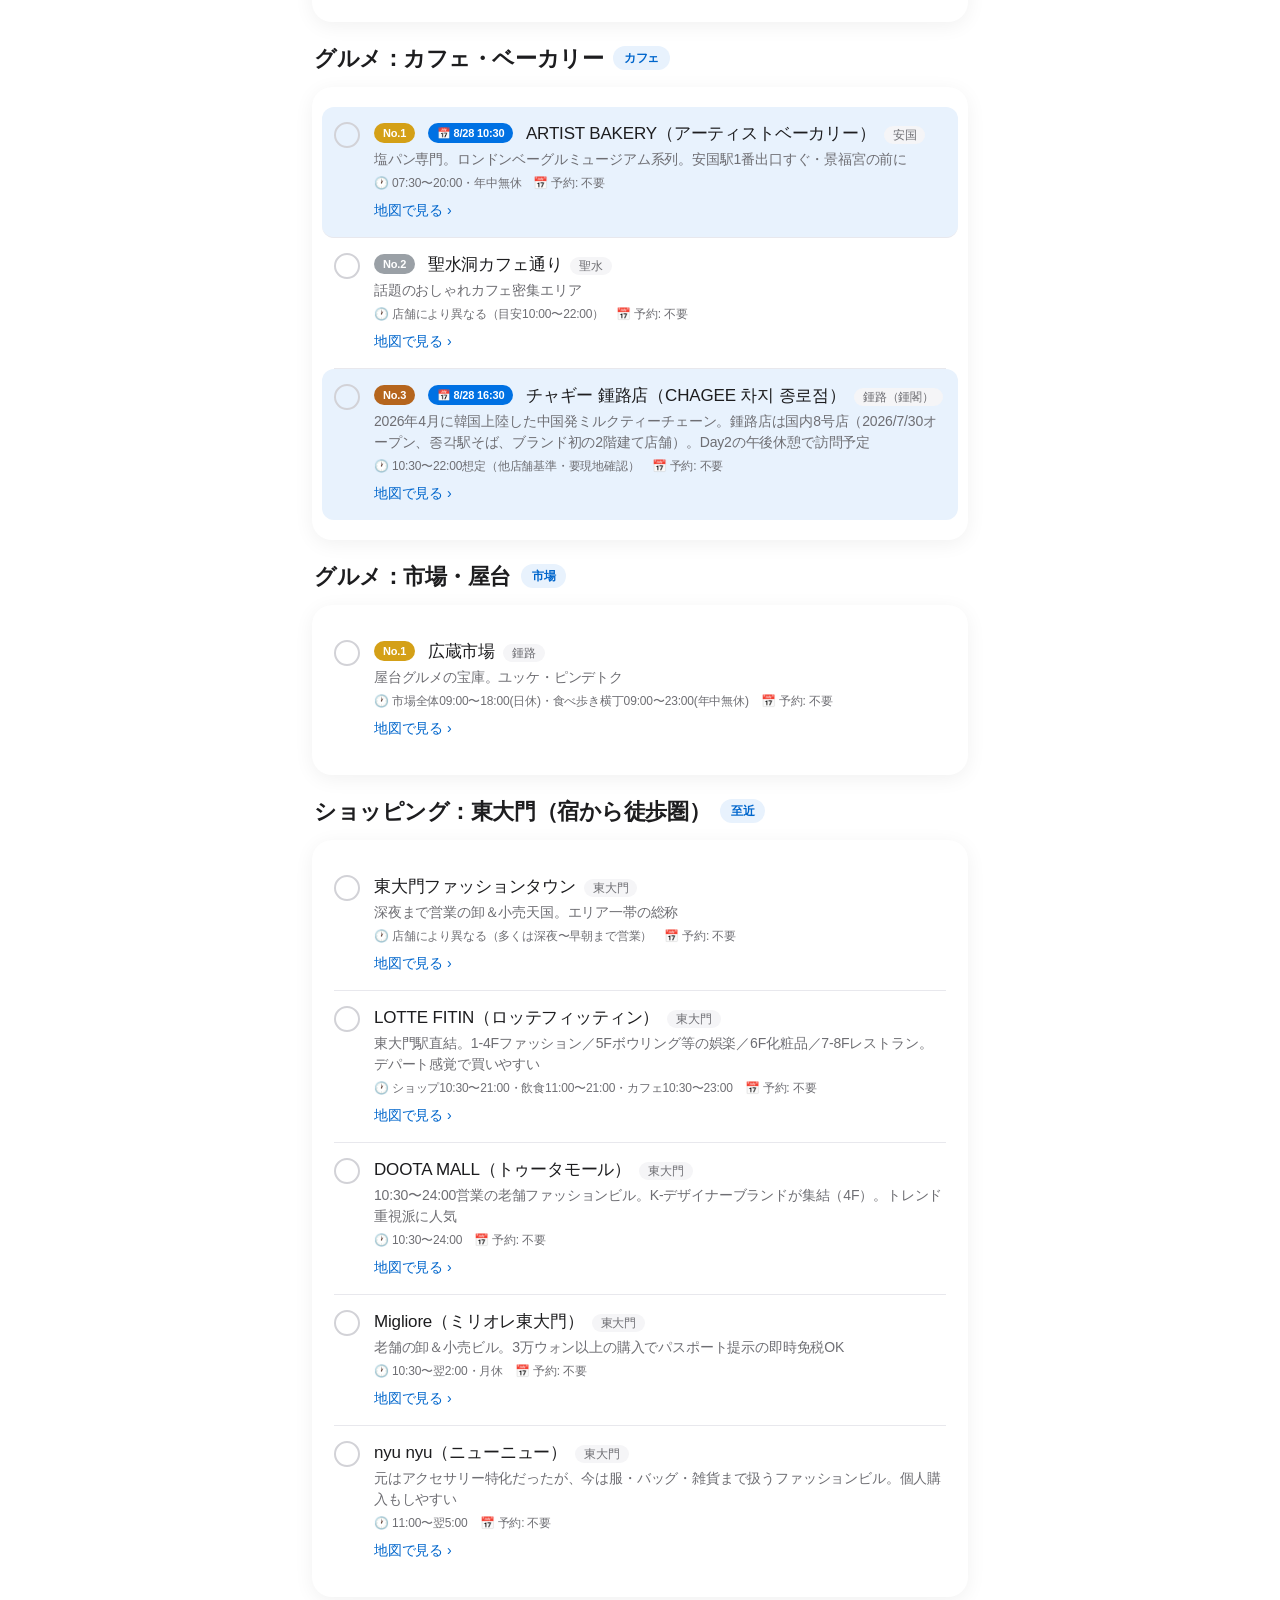
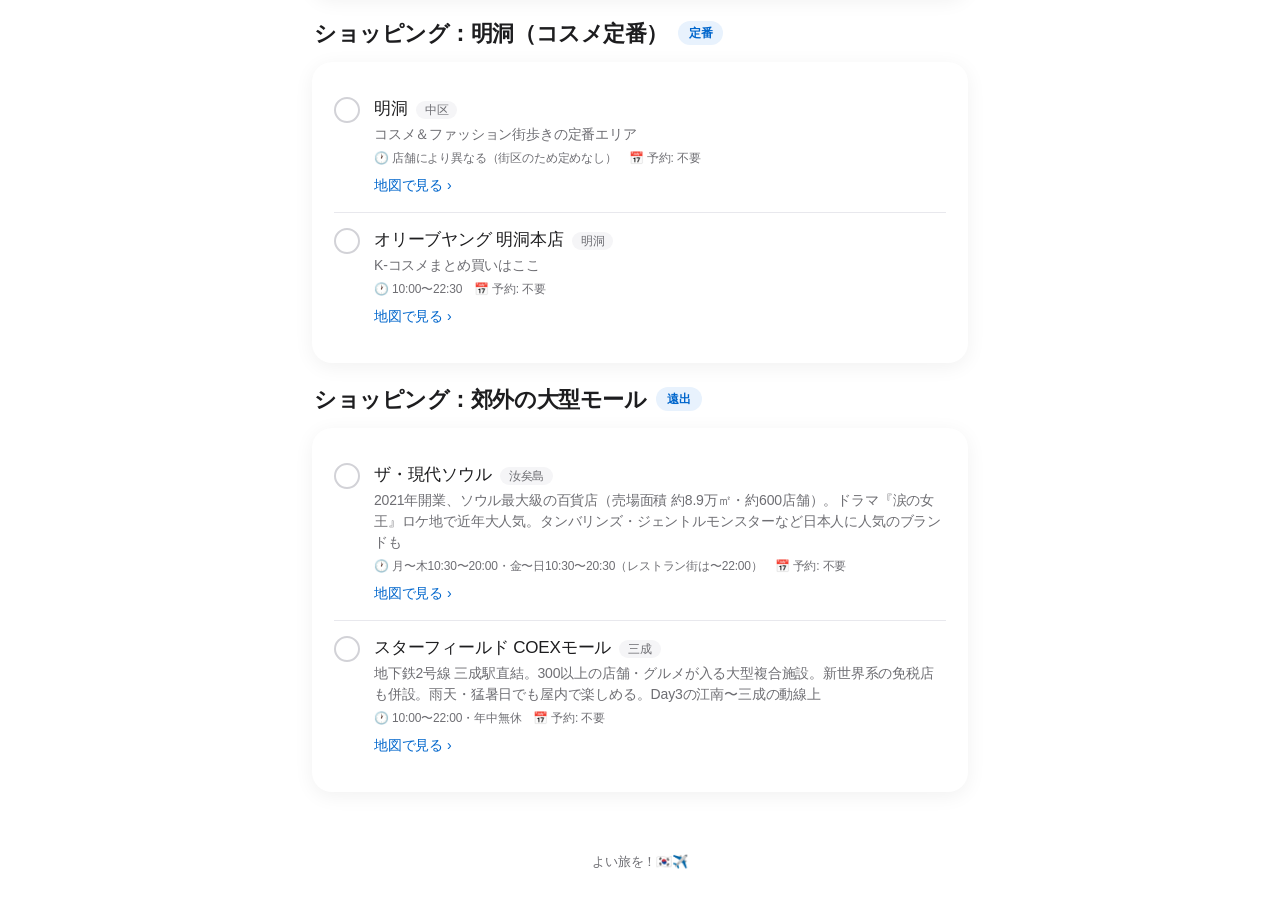
<file: places.html>
<!DOCTYPE html>
<html lang="ja">
<head>
<meta charset="UTF-8" />
<meta name="viewport" content="width=device-width, initial-scale=1" />
<title>行きたい場所 ・ ソウル旅のしおり 2026</title>
<link rel="stylesheet" href="css/style.css?v=13" />
<link rel="icon" href="data:image/svg+xml,<svg xmlns='http://www.w3.org/2000/svg' viewBox='0 0 100 100'><text y='.9em' font-size='90'>📍</text></svg>" />
</head>
<body data-page="places">
<nav class="nav"><div class="nav-inner">
  <a class="home" href="index.html">🇰🇷 ソウル2026</a>
  <a class="item" href="schedule.html">日程</a>
  <a class="item" href="places.html" aria-current="page">行きたい場所</a>
  <a class="item" href="guide.html">お金・交通</a>
  <a class="item" href="packing.html">持ち物</a>
  <a class="item" href="booking.html">予約 &amp; 予算</a>
  <a class="item" href="log.html">旅ログ</a>
</div></nav>
<header class="page-head wrap">
  <h1 class="sec-title">行きたい場所</h1>
  <p class="sec-sub">行ったら ○ をタップ（端末に保存されます）</p>
</header>
<main class="wrap"><div id="places"></div></main>
<footer class="foot">よい旅を！🇰🇷✈️</footer>
<button class="themebtn" id="themebtn" aria-label="ライト/ダーク切り替え" title="テーマ切り替え">◐</button>
<script src="js/data.js?v=13"></script>
<script src="js/icons.js?v=13"></script>
<script src="js/app.js?v=13"></script>
</body>
</html>
</file>
<file: css/style.css>
:root {
  --bg: #ffffff;
  --bg-alt: #f5f5f7;
  --text: #1d1d1f;
  --text-2: #6e6e73;
  --line: #d2d2d7;
  --line-soft: #e8e8ed;
  --card: #ffffff;
  --card-alt: #fbfbfd;
  --accent: #0071e3;
  --accent-ink: #0066cc;
  --accent-soft: #e8f2fd;
  --good: #1a7f37;
  --shadow: 0 4px 20px rgba(0, 0, 0, 0.06);
  --shadow-lg: 0 10px 40px rgba(0, 0, 0, 0.10);
  --radius: 20px;
  --maxw: 700px;
  --nav-h: 46px;
  --font: -apple-system, BlinkMacSystemFont, "SF Pro Display", "SF Pro Text", "Helvetica Neue", "Hiragino Sans", "Hiragino Kaku Gothic ProN", "Noto Sans JP", Arial, sans-serif;
}
@media (prefers-color-scheme: dark) {
  :root:not([data-theme="light"]) {
    --bg: #000000; --bg-alt: #101012; --text: #f5f5f7; --text-2: #a1a1a6;
    --line: #37373a; --line-soft: #262628; --card: #1d1d1f; --card-alt: #151517;
    --accent: #2997ff; --accent-ink: #2997ff; --accent-soft: #10233a;
    --good: #30d158;
    --shadow: 0 4px 20px rgba(0,0,0,.5); --shadow-lg: 0 10px 40px rgba(0,0,0,.6);
  }
}
:root[data-theme="dark"] {
  --bg: #000000; --bg-alt: #101012; --text: #f5f5f7; --text-2: #a1a1a6;
  --line: #37373a; --line-soft: #262628; --card: #1d1d1f; --card-alt: #151517;
  --accent: #2997ff; --accent-ink: #2997ff; --accent-soft: #10233a;
  --good: #30d158;
  --shadow: 0 4px 20px rgba(0,0,0,.5); --shadow-lg: 0 10px 40px rgba(0,0,0,.6);
}

* { box-sizing: border-box; margin: 0; padding: 0; }
html { scroll-behavior: smooth; }
body {
  background: var(--bg); color: var(--text); font-family: var(--font);
  font-size: 17px; line-height: 1.5; letter-spacing: -0.01em;
  -webkit-font-smoothing: antialiased; text-rendering: optimizeLegibility;
}
a { color: var(--accent-ink); text-decoration: none; }
a:hover { text-decoration: underline; }
.wrap { max-width: var(--maxw); margin: 0 auto; padding: 0 22px; }

/* ---------- Global nav (Apple slim bar) ---------- */
.nav {
  position: sticky; top: 0; z-index: 40; height: var(--nav-h);
  background: color-mix(in srgb, var(--bg) 72%, transparent);
  -webkit-backdrop-filter: saturate(180%) blur(20px);
  backdrop-filter: saturate(180%) blur(20px);
  border-bottom: 1px solid var(--line-soft);
}
.nav-inner {
  max-width: 900px; margin: 0 auto; height: 100%; padding: 0 20px;
  display: flex; align-items: center; gap: 4px; overflow-x: auto; scrollbar-width: none;
}
.nav-inner::-webkit-scrollbar { display: none; }
.nav .home { font-weight: 600; font-size: 15px; color: var(--text); margin-right: 8px; white-space: nowrap; }
.nav .home:hover { text-decoration: none; opacity: .7; }
.nav a.item {
  font-size: 12px; color: var(--text-2); padding: 6px 11px; border-radius: 999px; white-space: nowrap;
  transition: color .2s, background .2s;
}
.nav a.item:hover { color: var(--text); text-decoration: none; }
.nav a.item[aria-current="page"] { color: var(--text); background: var(--bg-alt); }
.nav a:focus-visible, .btn:focus-visible, .check:focus-visible, .reset:focus-visible { outline: 2px solid var(--accent); outline-offset: 3px; }

/* ---------- Bands ---------- */
.band { padding: 64px 0; }
.band.alt { background: var(--bg-alt); }
.band.tight { padding: 40px 0; }
.center { text-align: center; }

/* ---------- Hero ---------- */
.hero { padding: 72px 0 40px; text-align: center; }
.eyebrow { font-size: 19px; font-weight: 600; color: var(--accent-ink); margin-bottom: 6px; letter-spacing: -0.01em; }
h1.big {
  font-size: clamp(40px, 9vw, 68px); font-weight: 700; line-height: 1.05; letter-spacing: -0.03em;
  text-wrap: balance;
}
.subhead { font-size: clamp(19px, 3.6vw, 26px); font-weight: 500; color: var(--text-2); margin-top: 10px; text-wrap: balance; }
.cta-row { display: flex; gap: 10px; justify-content: center; flex-wrap: wrap; margin-top: 26px; }
.btn {
  display: inline-block; background: var(--accent); color: #fff; font-size: 16px; font-weight: 500;
  padding: 11px 22px; border-radius: 999px; border: none; cursor: pointer; transition: opacity .2s;
}
.btn:hover { opacity: .88; text-decoration: none; }
.btn.ghost { background: transparent; color: var(--accent-ink); border: 1px solid var(--accent); }
.more { color: var(--accent-ink); font-size: 16px; font-weight: 500; }
.more::after { content: " ›"; }

/* route strip */
.route {
  display: flex; align-items: center; gap: 14px; margin: 30px auto 0; max-width: 420px;
  padding: 16px 22px; background: var(--card); border-radius: var(--radius); box-shadow: var(--shadow);
}
.route .port { text-align: center; flex: 0 0 auto; }
.route .code { font-size: 24px; font-weight: 700; letter-spacing: 0; }
.route .city { font-size: 11px; color: var(--text-2); margin-top: 2px; }
.route .mid { flex: 1; text-align: center; color: var(--accent-ink); position: relative; }
.route .mid .ln { border-top: 1.5px solid var(--line); position: absolute; left: 0; right: 0; top: 50%; }
.route .mid .pl { position: relative; font-size: 16px; background: var(--card); padding: 0 8px; }
.route .mid .nights { font-size: 11px; color: var(--text-2); margin-top: 2px; }

/* ---------- Section headings ---------- */
.sec-title { font-size: clamp(28px, 5vw, 40px); font-weight: 700; letter-spacing: -0.02em; text-wrap: balance; }
.sec-sub { font-size: clamp(17px, 2.6vw, 21px); color: var(--text-2); margin-top: 8px; text-wrap: balance; }
.page-head { text-align: center; padding: 56px 0 8px; }

/* ---------- Feature tiles (index) ---------- */
.tiles { display: grid; grid-template-columns: 1fr 1fr; gap: 16px; margin-top: 8px; }
@media (max-width: 540px) { .tiles { grid-template-columns: 1fr; } }
.tile {
  display: flex; flex-direction: column; text-align: center; align-items: center;
  background: var(--card); border-radius: 24px; box-shadow: var(--shadow);
  padding: 34px 22px 30px; transition: transform .18s, box-shadow .25s;
}
.tile:hover { transform: translateY(-3px); box-shadow: var(--shadow-lg); text-decoration: none; }
.tile .ic { font-size: 40px; }
.tile h3 { font-size: 22px; font-weight: 700; letter-spacing: -0.02em; margin-top: 12px; color: var(--text); }
.tile p { font-size: 14px; color: var(--text-2); margin-top: 4px; }
.tile .more { margin-top: 12px; }

/* ---------- Cards ---------- */
.card { background: var(--card); border-radius: var(--radius); box-shadow: var(--shadow); padding: 20px 22px; }
.card + .card { margin-top: 16px; }
.callout { background: var(--accent-soft); border-radius: 16px; padding: 16px 20px; font-size: 15px; margin: 8px auto 0; max-width: 480px; }
.callout b { color: var(--accent-ink); }

/* ---------- Schedule ---------- */
.day { margin-bottom: 48px; }
.day-head { display: flex; align-items: baseline; gap: 14px; margin-bottom: 18px; }
.day-num { font-size: 46px; font-weight: 700; letter-spacing: -0.03em; color: var(--accent-ink); line-height: 1; font-variant-numeric: tabular-nums; }
.day-meta .day-title { font-size: 21px; font-weight: 700; letter-spacing: -0.02em; }
.day-meta .day-sub { font-size: 13px; color: var(--text-2); font-variant-numeric: tabular-nums; }
.day-route { background: var(--accent-soft); border-radius: var(--radius); padding: 14px 18px; margin-bottom: 14px; }
.day-route-head { display: flex; align-items: center; justify-content: space-between; gap: 10px; flex-wrap: wrap; font-size: 13px; font-weight: 600; color: var(--accent-ink); margin-bottom: 10px; }
.day-route-head .ico { width: 16px; height: 16px; vertical-align: -3px; margin-right: 2px; }
.day-route-all { font-size: 13px; font-weight: 500; color: var(--accent-ink); white-space: nowrap; }
.day-route-all:hover { text-decoration: underline; }
.day-route-chain { display: flex; flex-wrap: wrap; align-items: center; gap: 6px; margin-top: 10px; }
.day-route-chip { font-size: 13px; font-weight: 500; color: var(--text); background: var(--card); border-radius: 999px; padding: 6px 13px; white-space: nowrap; box-shadow: var(--shadow); }
.day-route-chip:hover { color: var(--accent-ink); }
.day-route-arrow { color: var(--text-2); font-size: 14px; }
.day-route-map { height: 260px; width: 100%; border-radius: 14px; overflow: hidden; background: var(--card); }
.day-route-pin {
  display: flex; align-items: center; justify-content: center; width: 26px; height: 26px; border-radius: 50%;
  background: var(--accent); color: #fff; font-size: 12px; font-weight: 700; box-shadow: 0 1px 4px rgba(0,0,0,.35);
}
.day-route-pin-hotel { background: #2a2f38; font-size: 13px; }
.tl { display: flex; flex-direction: column; gap: 12px; }
.tl-item { display: flex; gap: 16px; background: var(--card); border-radius: var(--radius); box-shadow: var(--shadow); padding: 16px 18px; }
.tl-time { flex: 0 0 52px; font-size: 15px; font-weight: 700; color: var(--accent-ink); font-variant-numeric: tabular-nums; padding-top: 1px; }
.tl-body { flex: 1; min-width: 0; }
.tl-title { font-size: 17px; font-weight: 600; letter-spacing: -0.01em; }
.tl-place { font-size: 13px; color: var(--text-2); margin-top: 3px; }
.tl-memo { font-size: 14px; color: var(--text); margin-top: 8px; line-height: 1.55; }
.maplink { display: inline-block; margin-top: 8px; font-size: 14px; font-weight: 500; color: var(--accent-ink); }
.maplink::after { content: " ›"; }
.maplink:hover { text-decoration: underline; }

/* ---------- rows (places / packing) ---------- */
.cat { margin-bottom: 20px; }
.cat-head { font-size: 22px; font-weight: 700; letter-spacing: -0.02em; margin: 8px 2px 12px; display: flex; align-items: center; gap: 10px; }
.cat-head .tag { font-size: 12px; font-weight: 600; color: var(--accent-ink); background: var(--accent-soft); border-radius: 999px; padding: 3px 11px; }
.row { display: flex; gap: 14px; align-items: flex-start; padding: 14px 0; border-bottom: 1px solid var(--line-soft); }
.row:last-child { border-bottom: none; }
.row.scheduled { background: var(--accent-soft); border-radius: 12px; margin: 0 -12px; padding: 14px 12px; }
.check {
  flex: 0 0 auto; width: 26px; height: 26px; margin-top: 1px; border-radius: 50%;
  border: 2px solid var(--line); background: transparent; cursor: pointer;
  display: grid; place-items: center; color: #fff; font-size: 14px; line-height: 1; transition: background .15s, border-color .15s;
}
.check[aria-pressed="true"] { background: var(--accent); border-color: var(--accent); }
.check.good[aria-pressed="true"] { background: var(--good); border-color: var(--good); }
.row-body { flex: 1; min-width: 0; }
.row-name { font-size: 17px; font-weight: 500; }
.row-name.done { color: var(--text-2); text-decoration: line-through; }
.row-area { font-size: 12px; color: var(--text-2); background: var(--bg-alt); border-radius: 999px; padding: 2px 9px; margin-left: 8px; white-space: nowrap; }
.rank-badge { display: inline-block; font-size: 11px; font-weight: 700; color: #fff; border-radius: 999px; padding: 2px 9px; margin-right: 8px; vertical-align: 2px; }
.rank-badge.rank-1 { background: #d4a017; }
.rank-badge.rank-2 { background: #9aa0a6; }
.rank-badge.rank-3 { background: #b5651d; }
.rank-badge.rank-n { background: var(--accent); }
.sched-badge { display: inline-block; font-size: 11px; font-weight: 700; color: #fff; background: var(--accent); border-radius: 999px; padding: 2px 9px; margin-right: 8px; vertical-align: 2px; white-space: nowrap; }
.row-desc { font-size: 14px; color: var(--text-2); margin-top: 3px; }
.row-meta { font-size: 12px; color: var(--text-2); margin-top: 4px; display: flex; gap: 12px; flex-wrap: wrap; }
.row-meta span { min-width: 0; }
.progress { height: 8px; background: var(--line-soft); border-radius: 999px; overflow: hidden; margin: 4px 2px 8px; }
.progress > span { display: block; height: 100%; background: var(--good); width: 0; transition: width .4s ease; }
.progress-label { font-size: 14px; color: var(--text-2); margin: 0 2px 8px; font-variant-numeric: tabular-nums; }
.reset { display: block; margin: 10px auto 0; font-family: var(--font); font-size: 14px; color: var(--accent-ink); background: transparent; border: 1px solid var(--line); border-radius: 999px; padding: 8px 20px; cursor: pointer; }
.reset:hover { border-color: var(--accent); }

/* ---------- booking ---------- */
.ticket { background: var(--card); border-radius: var(--radius); box-shadow: var(--shadow); padding: 20px 22px; margin-bottom: 16px; }
.ticket h3 { font-size: 15px; font-weight: 700; letter-spacing: -0.01em; margin-bottom: 12px; display: flex; align-items: center; gap: 8px; }
.kv { display: flex; justify-content: space-between; gap: 14px; padding: 6px 0; font-size: 15px; border-bottom: 1px solid var(--line-soft); }
.kv:last-child { border-bottom: none; }
.kv .k { color: var(--text-2); flex: 0 0 auto; }
.kv .v { text-align: right; font-weight: 500; font-variant-numeric: tabular-nums; }
table.budget { width: 100%; border-collapse: collapse; font-size: 14px; }
table.budget th, table.budget td { padding: 11px 6px; border-bottom: 1px solid var(--line-soft); text-align: right; }
table.budget th { color: var(--text-2); font-weight: 600; font-size: 12px; }
table.budget td:first-child, table.budget th:first-child { text-align: left; }
table.budget td { font-variant-numeric: tabular-nums; }
.sub { font-size: 12px; color: var(--text-2); }
.total td { font-weight: 700; color: var(--text); border-bottom: none; font-size: 15px; }
.rate { font-size: 13px; color: var(--text-2); margin-top: 14px; background: var(--bg-alt); padding: 12px 16px; border-radius: 12px; }

/* ---------- guide ---------- */
.guide h2 { font-size: clamp(24px, 4.5vw, 32px); font-weight: 700; letter-spacing: -0.02em; margin: 40px 0 14px; }
.guide h2:first-of-type { margin-top: 8px; }
.guide h3 { font-size: 18px; font-weight: 600; margin: 4px 0 8px; }
.guide p { font-size: 15px; margin-bottom: 12px; color: var(--text); }
.guide ul { margin: 0 0 14px 0; padding-left: 22px; }
.guide li { font-size: 15px; margin-bottom: 7px; }
.guide strong { color: var(--accent-ink); font-weight: 600; }
.g-scroll { overflow-x: auto; margin-bottom: 16px; -webkit-overflow-scrolling: touch; }
.g-table { width: 100%; border-collapse: collapse; font-size: 13.5px; min-width: 460px; }
.g-table th, .g-table td { padding: 11px 12px; border-bottom: 1px solid var(--line-soft); text-align: left; vertical-align: top; }
.g-table th { color: var(--text-2); font-weight: 600; white-space: nowrap; background: var(--bg-alt); }
.g-table td:first-child { font-weight: 600; white-space: nowrap; }

/* ---------- footer ---------- */
.foot { text-align: center; padding: 40px 0; font-size: 13px; color: var(--text-2); }

.themebtn { position: fixed; right: 16px; bottom: 16px; z-index: 50; width: 44px; height: 44px; border-radius: 50%; border: 1px solid var(--line); background: var(--card); color: var(--text); font-size: 18px; cursor: pointer; box-shadow: var(--shadow-lg); }

/* ---------- icons ---------- */
.ico { width: 1em; height: 1em; display: inline-block; vertical-align: -0.14em; flex: 0 0 auto; }
.tl-title .ico { width: 19px; height: 19px; color: var(--accent-ink); margin-right: 5px; vertical-align: -3px; }
.tile .ic { display: inline-flex; }
.tile .ic .ico { width: 40px; height: 40px; color: var(--accent-ink); }
.guide h2 .ic, .guide h3 .ic { display: inline-flex; vertical-align: -4px; margin-right: 4px; }
.guide h2 .ic .ico { width: 26px; height: 26px; color: var(--accent-ink); }
.guide h3 .ic .ico { width: 20px; height: 20px; color: var(--accent-ink); }
.ticket h3 .ico { width: 18px; height: 18px; color: var(--accent-ink); }
.route .pl { display: inline-flex; }
.route .pl .ico { width: 22px; height: 22px; color: var(--accent-ink); }
.callout .ico { width: 16px; height: 16px; color: var(--good); vertical-align: -2px; margin-right: 2px; }
.tl-place .ico { width: 13px; height: 13px; color: var(--text-2); vertical-align: -2px; margin-right: 2px; }

@media (prefers-reduced-motion: reduce) { html { scroll-behavior: auto; } * { transition: none !important; } }
</file>
